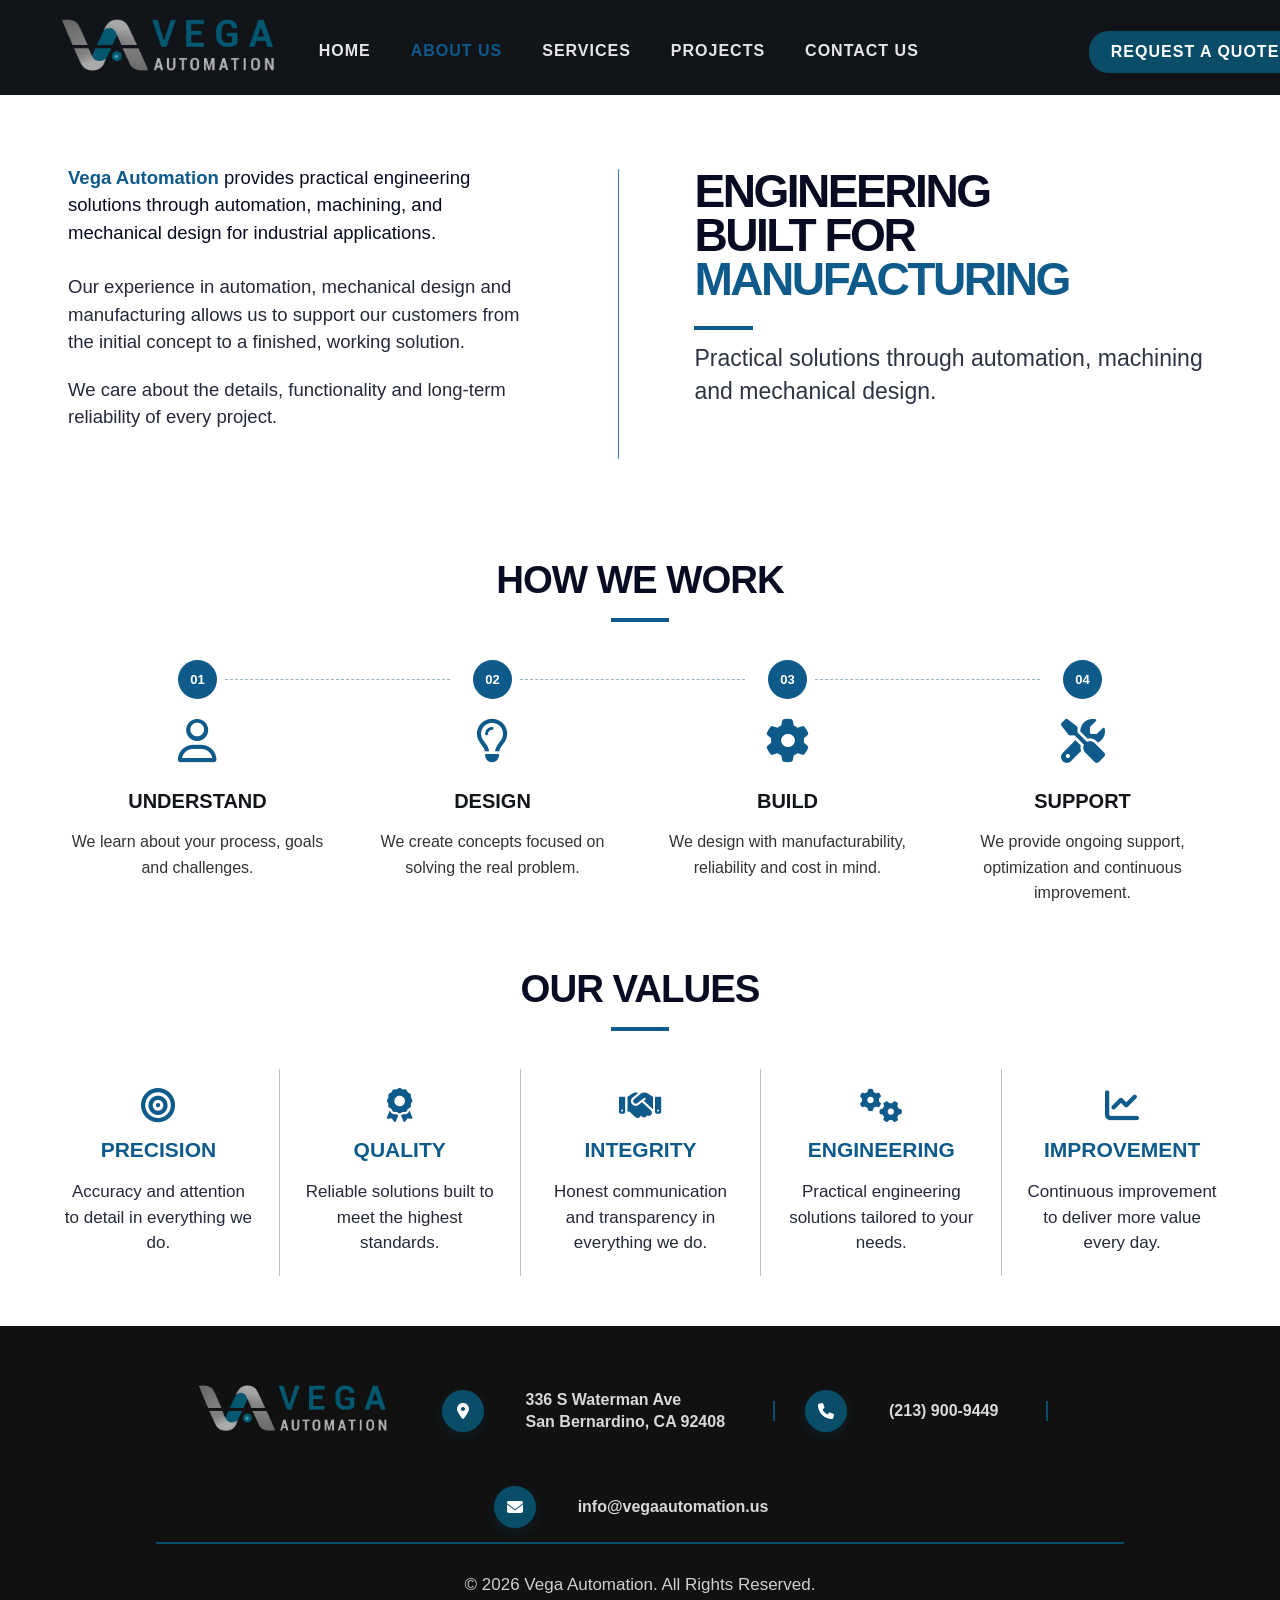
<file: about.html>
<!DOCTYPE html>
<html lang="en">

<head>
    <meta charset="UTF-8">

    <meta
        name="viewport"
        content="width=device-width, initial-scale=1.0">

    <title>About us | Vega Automation</title>

    <link rel="stylesheet" href="CSS/style.css">

    <link
        rel="stylesheet"
        href="https://cdnjs.cloudflare.com/ajax/libs/font-awesome/6.7.2/css/all.min.css">
</head>

<body class="about-page">

    <!-- HEADER -->

    <div class="top-bar"></div>

    <header class="header">

 <button class="menu-toggle" id="menuToggle" aria-label="Open menu">
        ☰
        </button>

          <a href="index.html" class="desktop-logo-link">
            <img src="images/LOGO13.png" class="logo" alt="Vega Automation Logo">
        </a>

         <div class="mobile-page-title">ABOUT US</div>

         <nav class="menu" id="mobileMenu">
            <a href="index.html">HOME</a>
            <a href="about.html" class="services-active">ABOUT US</a>
            <a href="services.html">SERVICES</a>
            <a href="projects.html">PROJECTS</a>
            <a href="contact.html">CONTACT US</a>

            <a href="#" class="quote-top" id="openQuote">
                REQUEST A QUOTE
            </a>
        </nav>

    </header>


<main class="about-main">

  <!-- INTRO -->
  <section class="about-intro">
    <div class="about-intro__left">
      <p class="about-lead">
        <strong>Vega Automation</strong> provides practical engineering
        solutions through automation, machining, and mechanical design
        for industrial applications.
      </p>

      <p>
        Our experience in automation, mechanical design and manufacturing
        allows us to support our customers from the initial concept to a
        finished, working solution.
      </p>

      <p>
        We care about the details, functionality and long-term reliability
        of every project.
      </p>
    </div>

    <div class="about-intro__divider"></div>

    <div class="about-intro__right">
      <h1>
        ENGINEERING<br>
        BUILT FOR<br>
        <span>MANUFACTURING</span>
      </h1>

      <div class="about-title-line"></div>

      <p>
        Practical solutions through automation, machining and
        mechanical design.
      </p>
    </div>
  </section>


  <!-- HOW WE WORK -->
   <section class="about-process">

            <div class="about-process-content">

            <div class="about-section-title">
                <h2>HOW WE WORK</h2>
                <span></span>
            </div>

            <div class="about-process-steps">
              

                    <article class="about-process-step">

                        <div class="about-step-number">01</div>

                        <i class="fa-regular fa-user"></i>

                        <h3>
                            UNDERSTAND
                            
                        </h3>

                        <p>
                            We learn about your process,
                            goals and challenges.
                        </p>

                    </article>


                    <article class="about-process-step">

                        <div class="about-step-number">02</div>

                        <i class="fa-regular fa-lightbulb"></i>

                        <h3>
                            DESIGN
                        </h3>

                        <p>
                            We create concepts focused on
                            solving the real problem.
                        </p>

                    </article>


                    <article class="about-process-step">

                        <div class="about-step-number">03</div>

                        <i class="fa-solid fa-gear"></i>

                        <h3>
                            BUILD
                        </h3>

                        <p>
                            We design with manufacturability,
                            reliability and cost in mind.
                        </p>

                    </article>


                    <article class="about-process-step">

                        <div class="about-step-number">04</div>

                        <i class="fa-solid fa-screwdriver-wrench"></i>

                        <h3>
                            SUPPORT
                        </h3>

                        <p>
                            We provide ongoing support, optimization 
                            and continuous improvement.
                        </p>

                    </article>

                </div>

            </div>
  </section>


  <!-- OUR VALUES -->
  <section class="about-section our-values no-border">
    <div class="about-section-title">
      <h2>OUR VALUES</h2>
      <span></span>
    </div>

    <div class="values-grid">

      <article class="value-item">

        <i class="fa-solid fa-bullseye"></i>
        <h3>PRECISION</h3>
        <p>Accuracy and attention to detail in everything we do.</p>
      </article>

      <article class="value-item">

        <i class="fa-solid fa-award"></i>
        <h3>QUALITY</h3>
        <p>Reliable solutions built to meet the highest standards.</p>
      </article>

      <article class="value-item">
        <i class="fa-solid fa-handshake"></i>
        <h3>INTEGRITY</h3>
        <p>Honest communication and transparency in everything we do.</p>
      </article>

      <article class="value-item">
        <i class="fa-solid fa-gears"></i>
        <h3>ENGINEERING</h3>
        <p>Practical engineering solutions tailored to your needs.</p>
      </article>

      <article class="value-item">
        <i class="fa-solid fa-chart-line"></i>
        <h3>IMPROVEMENT</h3>
        <p>Continuous improvement to deliver more value every day.</p>
      </article>

    </div>
  </section>

</main>


    <!-- FOOTER: SAME STYLE AS HOME -->

    <footer class="footer">

        <div class="footer-container">

            <div class="footer-contact">

                <img
                    src="images/LOGO13.png"
                    class="footer-logo"
                    alt="Vega Automation Logo">


                <div class="footer-contact-item">

                    <i class="fa-solid fa-location-dot"></i>

                    <span>
                        336 S Waterman Ave<br>
                        San Bernardino, CA 92408
                    </span>

                </div>


                <div class="footer-divider"></div>


                <div class="footer-contact-item">

                    <i class="fa-solid fa-phone"></i>

                    <span>
                        (213) 900-9449
                    </span>

                </div>


                <div class="footer-divider"></div>


                <div class="footer-contact-item">

                    <i class="fa-solid fa-envelope"></i>

                    <span>
                        info@vegaautomation.us
                    </span>

                </div>

            </div>


            <div class="footer-bottom">

                <p>
                    © 2026 Vega Automation. All Rights Reserved.
                </p>

            </div>

        </div>

    </footer>


<div id="quoteModal" class="quote-modal">

    <div class="quote-box">

        <button
            type="button"
            id="closeQuote"
            class="quote-close"
            aria-label="Close">
            &times;
        </button>

        <div class="quote-heading" id="quoteHeader">

            <span>START A PROJECT</span>

            <h2>Send Us a Message</h2>

            <p>
                Complete the form below and we will contact you
                as soon as possible.
            </p>

        </div>

        <form class="quote-form" id="quoteForm" action="https://api.web3forms.com/submit" method="post">
                    <input type="hidden" name="access_key" value="8405d3ef-b41d-4e51-9d81-6b8379d01852"> 
                    <input type="hidden" name="subject" value="Vega Automation">

            <div class="quote-grid">

                <div class="quote-field">
                    <label for="quoteName">Full Name *</label>

                    <input
                        type="text"
                        id="quoteName"
                        name="name"
                        placeholder="Your name"
                        required>
                </div>

                <div class="quote-field">
                    <label for="quoteCompany">Company</label>

                    <input
                        type="text"
                        id="quoteCompany"
                        name="company"
                        placeholder="Company name">
                </div>

                <div class="quote-field">
                    <label for="quoteEmail">Email Address *</label>

                    <input
                        type="email"
                        id="quoteEmail"
                        name="email"
                        placeholder="name@company.com"
                        required>
                </div>

                <div class="quote-field">
                    <label for="quotePhone">Phone Number</label>

                    <input
                        type="tel"
                        id="quotePhone"
                        name="phone"
                        placeholder="(000) 000-0000">
                </div>

            </div>

            <div class="quote-field">

                <label for="quoteService">Service Needed</label>

                <select id="quoteService" name="service">

                    <option value="">Select a service</option>

                    <option value="Automation">
                        Automation
                    </option>

                    <option value="Design and Machining">
                        Design &amp; Machining
                    </option>

                    <option value="Prototyping">
                        Prototyping
                    </option>

                </select>

            </div>

            <div class="quote-field">

                <label for="quoteDetails">Project Details *</label>

                <textarea
                    id="quoteDetails"
                    name="details"
                    placeholder="Tell us about your project, requirements or application..."
                    required></textarea>

            </div>

            <button type="submit" class="quote-send">

                SEND MESSAGE

                <span aria-hidden="true">→</span>

            </button>

        </form>

        <div id="quoteSuccess" style="display:none; text-align:center; padding:15px 10px;">
    <div style="font-size:60px; color:#0b6680; margin-bottom:20px;">
        <i class="fa-solid fa-circle-check"></i>
    </div>

    <span class="contact-small-title">REQUEST SENT</span>

    <h2>Thank You!</h2>

    <p class="form-intro">
        Your quote request has been sent successfully.
        We'll review your request and get back to you as soon as possible.
    </p>
</div>

    </div>

</div>



<script src="script.js"></script>

</body>

</html>
</file>
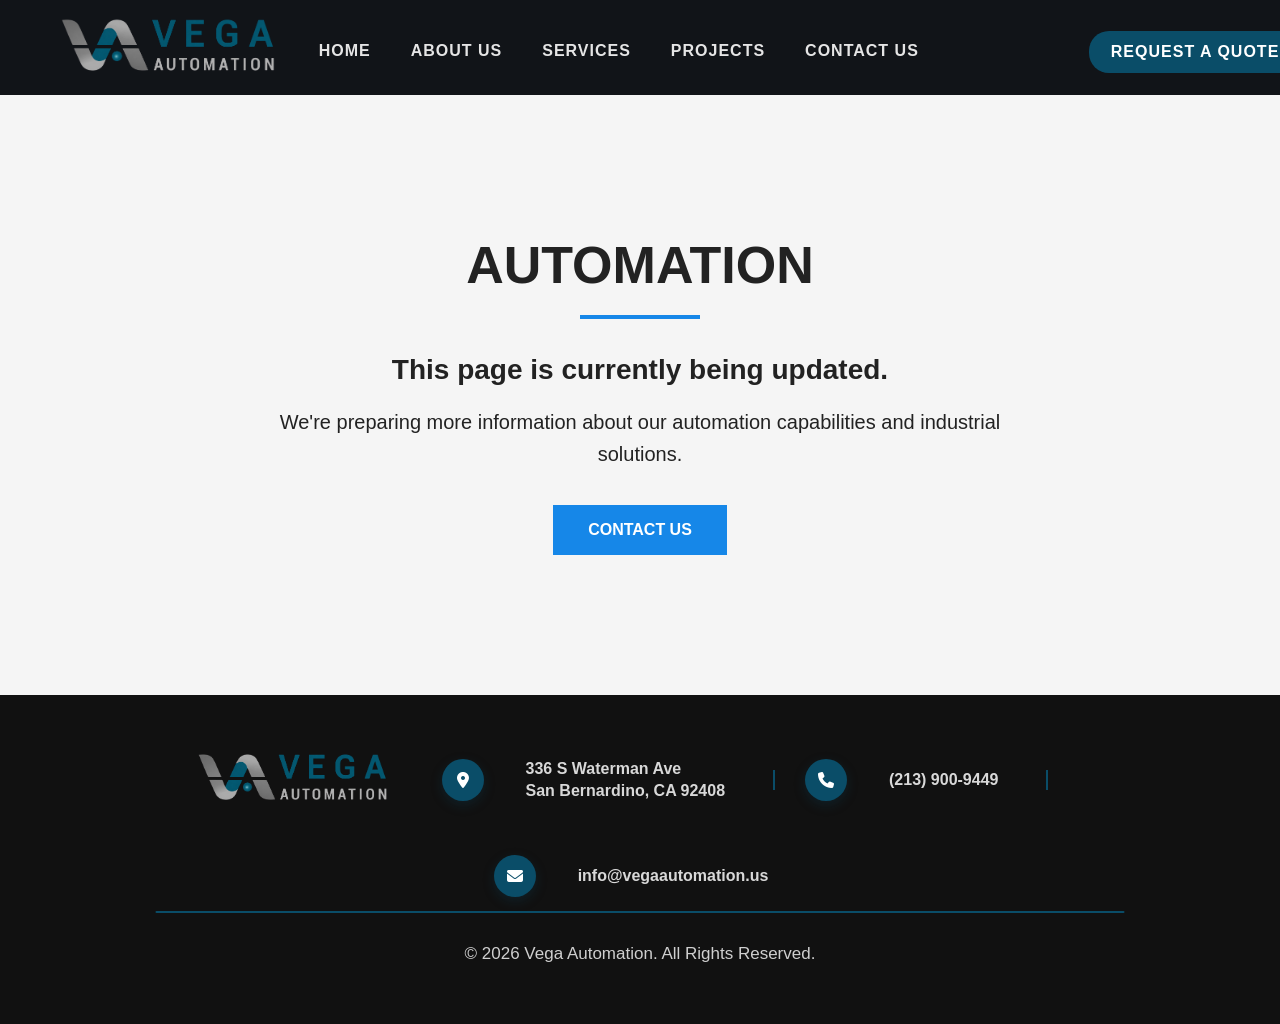
<file: automation.html>
<!DOCTYPE html>
<html lang="en">

<head>
    <meta charset="UTF-8">

    <meta
        name="viewport"
        content="width=device-width, initial-scale=1.0">

    <title>Automation | Vega Automation</title>

    <link rel="stylesheet" href="CSS/style.css">

    <link
        rel="stylesheet"
        href="https://cdnjs.cloudflare.com/ajax/libs/font-awesome/6.7.2/css/all.min.css">
</head>

<body class="about-page">

    <!-- HEADER -->

    <div class="top-bar"></div>

    <header class="header">

         <button class="menu-toggle" id="menuToggle" aria-label="Open menu">
        ☰
        </button>

       <a href="index.html" class="desktop-logo-link">
            <img src="images/LOGO13.png" class="logo" alt="Vega Automation Logo">
        </a>

         <div class="mobile-page-title">AUTOMATION</div>

         <nav class="menu" id="mobileMenu">
            <a href="index.html">HOME</a>
            <a href="about.html">ABOUT US</a>
            <a href="services.html">SERVICES</a>
            <a href="projects.html">PROJECTS</a>
            <a href="contact.html">CONTACT US</a>

            <a href="#" class="quote-top" id="openQuote">
                REQUEST A QUOTE
            </a>
        </nav>

    </header>


<main class="temporary-page">

    <section class="temporary-section">

        <div class="temporary-content">

            <h1>AUTOMATION</h1>

            <div class="temporary-line"></div>

            <h2>This page is currently being updated.</h2>

            <p>
                We're preparing more information about 
                our automation capabilities and industrial solutions.
            </p>

            <a href="contact.html" class="temporary-button">
                CONTACT US
            </a>

        </div>

    </section>

</main>


    <!-- FOOTER: SAME STYLE AS HOME -->

    <footer class="footer">

        <div class="footer-container">

            <div class="footer-contact">

                <img
                    src="images/LOGO13.png"
                    class="footer-logo"
                    alt="Vega Automation Logo">


                <div class="footer-contact-item">

                    <i class="fa-solid fa-location-dot"></i>

                    <span>
                        336 S Waterman Ave<br>
                        San Bernardino, CA 92408
                    </span>

                </div>


                <div class="footer-divider"></div>


                <div class="footer-contact-item">

                    <i class="fa-solid fa-phone"></i>

                    <span>
                        (213) 900-9449
                    </span>

                </div>


                <div class="footer-divider"></div>


                <div class="footer-contact-item">

                    <i class="fa-solid fa-envelope"></i>

                    <span>
                        info@vegaautomation.us
                    </span>

                </div>

            </div>


            <div class="footer-bottom">

                <p>
                    © 2026 Vega Automation. All Rights Reserved.
                </p>

            </div>

        </div>

    </footer>

<div id="quoteModal" class="quote-modal">

    <div class="quote-box">

        <button
            type="button"
            id="closeQuote"
            class="quote-close"
            aria-label="Close">
            &times;
        </button>

        <div class="quote-heading">

            <span>START A PROJECT</span>

            <h2>Send Us a Message</h2>

            <p>
                Complete the form below and we will contact you
                as soon as possible.
            </p>

        </div>

        <form class="quote-form">

            <div class="quote-grid">

                <div class="quote-field">
                    <label for="quoteName">Full Name *</label>

                    <input
                        type="text"
                        id="quoteName"
                        name="name"
                        placeholder="Your name"
                        required>
                </div>

                <div class="quote-field">
                    <label for="quoteCompany">Company</label>

                    <input
                        type="text"
                        id="quoteCompany"
                        name="company"
                        placeholder="Company name">
                </div>

                <div class="quote-field">
                    <label for="quoteEmail">Email Address *</label>

                    <input
                        type="email"
                        id="quoteEmail"
                        name="email"
                        placeholder="name@company.com"
                        required>
                </div>

                <div class="quote-field">
                    <label for="quotePhone">Phone Number</label>

                    <input
                        type="tel"
                        id="quotePhone"
                        name="phone"
                        placeholder="(000) 000-0000">
                </div>

            </div>

            <div class="quote-field">

                <label for="quoteService">Service Needed</label>

                <select id="quoteService" name="service">

                    <option value="">Select a service</option>

                    <option value="Automation">
                        Automation
                    </option>

                    <option value="Design and Machining">
                        Design &amp; Machining
                    </option>

                    <option value="Prototyping">
                        Prototyping
                    </option>

                </select>

            </div>

            <div class="quote-field">

                <label for="quoteDetails">Project Details *</label>

                <textarea
                    id="quoteDetails"
                    name="details"
                    placeholder="Tell us about your project, requirements or application..."
                    required></textarea>

            </div>

            <button type="submit" class="quote-send">

                SEND MESSAGE

                <span aria-hidden="true">→</span>

            </button>

        </form>

    </div>

</div>

<script src="script.js"></script>

</body>

</html>
</file>
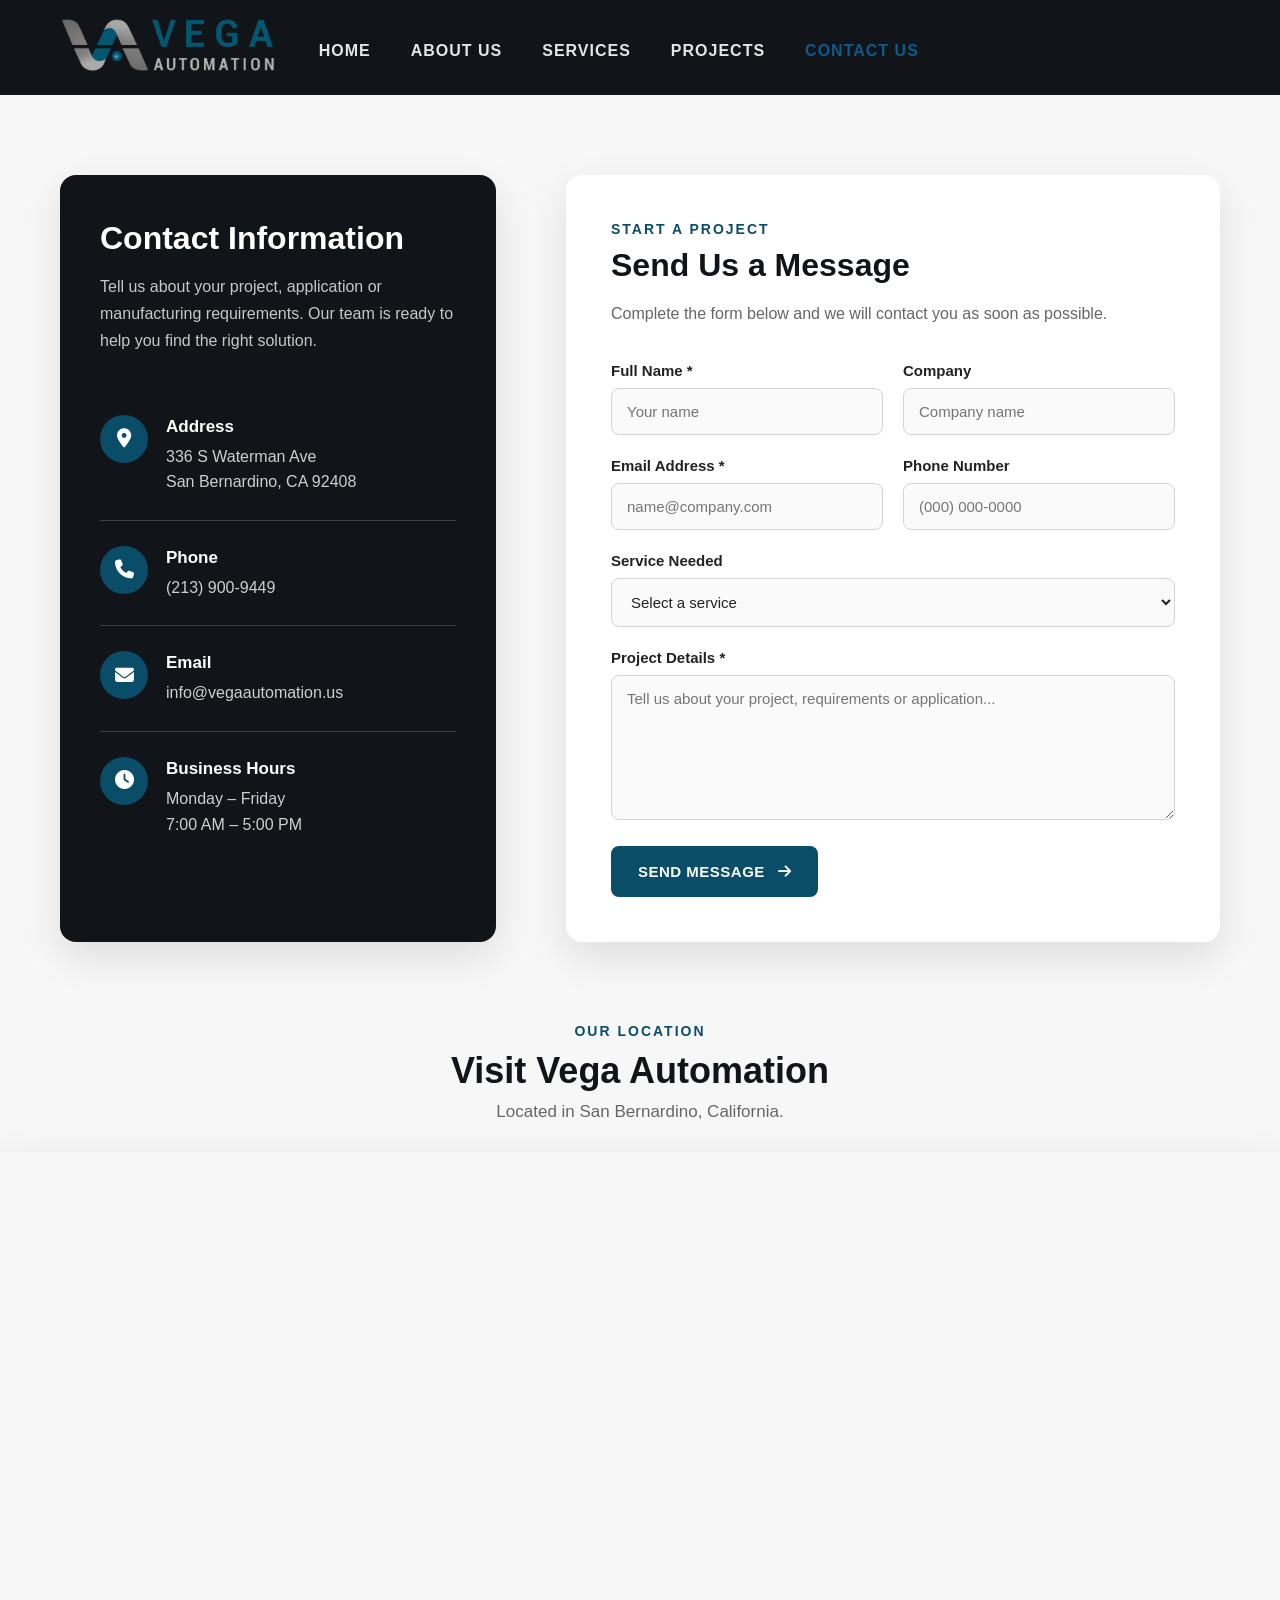
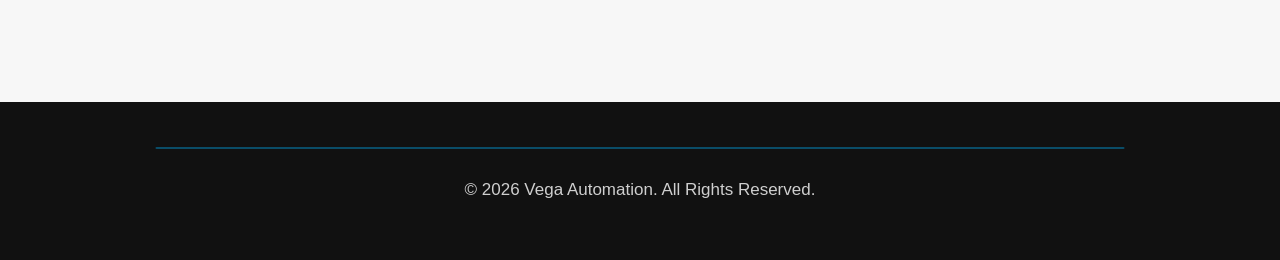
<file: contact.html>
<!DOCTYPE html>
<html lang="en">

<head>
    <meta charset="UTF-8">
    <meta name="viewport" content="width=device-width, initial-scale=1.0">

    <title>Contact Us | Vega Automation</title>

    <link rel="stylesheet" href="CSS/style.css">

    <link rel="stylesheet"
        href="https://cdnjs.cloudflare.com/ajax/libs/font-awesome/6.7.2/css/all.min.css">
</head>

<body>

    <!-- HEADER -->
    <div class="top-bar"></div>

    <header class="header">

 <button class="menu-toggle" id="menuToggle" aria-label="Open menu">
        ☰
        </button>

      <a href="index.html" class="desktop-logo-link">
            <img src="images/LOGO13.png" class="logo" alt="Vega Automation Logo">
        </a>

         <div class="mobile-page-title">CONTACT US</div>

        <nav class="menu" id="mobileMenu">
            <a href="index.html">HOME</a>
            <a href="about.html">ABOUT US</a>
            <a href="services.html">SERVICES</a>
            <a href="projects.html">PROJECTS</a>
            <a href="contact.html" class="services-active">CONTACT US</a>
            <a class="quote-top quote-placeholder" aria-hidden="true">
                REQUEST A QUOTE
            </a>
        </nav>
    </header>


    <!-- CONTACT SECTION -->
    <main class="contact-page">

        <div class="contact-section">

            <!-- CONTACT INFORMATION -->
            <div class="contact-info-card">

            

                <h2>Contact Information</h2>

                <p class="contact-intro">
                    Tell us about your project, application or manufacturing
                    requirements. Our team is ready to help you find the right
                    solution.
                </p>

                <div class="contact-detail">
                    <div class="contact-icon">
                        <i class="fa-solid fa-location-dot"></i>
                    </div>

                    <div>
                        <h3>Address</h3>
                        <p>
                            336 S Waterman Ave<br>
                            San Bernardino, CA 92408
                        </p>
                    </div>
                </div>

                <div class="contact-detail">
                    <div class="contact-icon">
                        <i class="fa-solid fa-phone"></i>
                    </div>

                    <div>
                        <h3>Phone</h3>
                        <p>
                            <a href="tel:+12139009449">
                                (213) 900-9449
                            </a>
                        </p>
                    </div>
                </div>

                <div class="contact-detail">
                    <div class="contact-icon">
                        <i class="fa-solid fa-envelope"></i>
                    </div>

                    <div>
                        <h3>Email</h3>
                        <p>
                            <a href="mailto:info@vegaautomation.us">
                                info@vegaautomation.us
                            </a>
                        </p>
                    </div>
                </div>

                <div class="contact-detail">
                    <div class="contact-icon">
                        <i class="fa-solid fa-clock"></i>
                    </div>

                    <div>
                        <h3>Business Hours</h3>
                        <p>
                            Monday – Friday<br>
                            7:00 AM – 5:00 PM
                        </p>
                    </div>
                </div>

            </div>


            <!-- CONTACT FORM -->
            <div class="contact-form-card" id="contact-form">

            <div id="formHeader">

                <span class="contact-small-title">START A PROJECT</span>

                <h2>Send Us a Message</h2>

                <p class="form-intro">
                    Complete the form below and we will contact you as soon as
                    possible.
                </p>
             </div>
                <form class="contact-form" id="contactForm" action="https://api.web3forms.com/submit" method="post">
                    <input type="hidden" name="access_key" value="8405d3ef-b41d-4e51-9d81-6b8379d01852"> 
                    <input type="hidden" name="subject" value="Vega Automation">
                    

                    <div class="form-row">

                        <div class="form-group">
                            <label for="name">Full Name *</label>

                            <input
                                type="text"
                                id="name"
                                name="name"
                                placeholder="Your name"
                                required>
                        </div>

                        <div class="form-group">
                            <label for="company">Company</label>

                            <input
                                type="text"
                                id="company"
                                name="company"
                                placeholder="Company name">
                        </div>

                    </div>


                    <div class="form-row">

                        <div class="form-group">
                            <label for="email">Email Address *</label>

                            <input
                                type="email"
                                id="email"
                                name="email"
                                placeholder="name@company.com"
                                required>
                        </div>

                        <div class="form-group">
                            <label for="phone">Phone Number</label>

                            <input
                                type="tel"
                                id="phone"
                                name="phone"
                                placeholder="(000) 000-0000">
                        </div>

                    </div>


                    <div class="form-group">
                        <label for="service">Service Needed</label>

                        <select id="service" name="service">
                            <option value="">Select a service</option>
                            <option value="automation">
                                Automation
                            </option>
                            <option value="design-machining">
                                Design & Machining
                            </option>
                            <option value="prototyping">
                                Prototyping
                            </option>
                            <option value="other">
                                Other
                            </option>
                        </select>
                    </div>


                    <div class="form-group">
                        <label for="message">Project Details *</label>

                        <textarea
                            id="message"
                            name="message"
                            rows="6"
                            placeholder="Tell us about your project, requirements or application..."
                            required></textarea>
                    </div>


                    <button type="submit" class="contact-submit">
                        SEND MESSAGE
                        <i class="fa-solid fa-arrow-right"></i>
                    </button>

                </form>

<div id="formSuccess" style="display:none; text-align:center; padding:70px 20px;">

    <div style="font-size:60px; color:#0b6680; margin-bottom:20px;">
        <i class="fa-solid fa-circle-check"></i>
    </div>

    <span class="contact-small-title">MESSAGE SENT</span>

    <h2>Thank You!</h2>

    <p class="form-intro">
        Your message has been sent successfully.
        We'll review your request and get back to you as soon as possible.
    </p>

</div>

            </div>

        </div>


        <!-- MAP -->
        <section class="map-section">

            <div class="section-heading">
                <span>OUR LOCATION</span>
                <h2>Visit Vega Automation</h2>
                <p>
                    Located in San Bernardino, California.
                </p>
            </div>

            <div class="map-container">
                <iframe
                    src="https://www.google.com/maps?q=336+S+Waterman+Ave,+San+Bernardino,+CA+92408&output=embed"
                    loading="lazy"
                    referrerpolicy="no-referrer-when-downgrade"
                    title="Vega Automation Location">
                </iframe>
            </div>

        </section>

    </main>


    <!-- FOOTER -->
    <footer class="footer">

        <div class="footer-container">

      

            <div class="footer-bottom">
                <p>
                    © 2026 Vega Automation. All Rights Reserved.
                </p>
            </div>

        </div>

    </footer>

    <script src="script.js"></script>

<script>
const contactForm = document.getElementById("contactForm");
const formSuccess = document.getElementById("formSuccess");
const formHeader = document.getElementById("formHeader");

contactForm.addEventListener("submit", async function(event) {
    event.preventDefault();

    const formData = new FormData(contactForm);

    try {
        const response = await fetch("https://api.web3forms.com/submit", {
            method: "POST",
            body: formData
        });

        const result = await response.json();

        if (result.success) {
            formHeader.style.display = "none";
            contactForm.style.display = "none";
            formSuccess.style.display = "block";


        if (window.innerWidth <= 768) {  
            window.scrollTo({ 
                top: formSuccess.offsetTop - 145,
                behavior: "smooth"
            }); 
        } else {
            window.scrollTo({
                top: 0,
                behavior: "smooth"
        });
    }
        } else {
            alert("Something went wrong. Please try again.");
        }
    } catch (error) {
        alert("Something went wrong. Please try again.");
    }
});


</script>



</body>

</html>
</file>
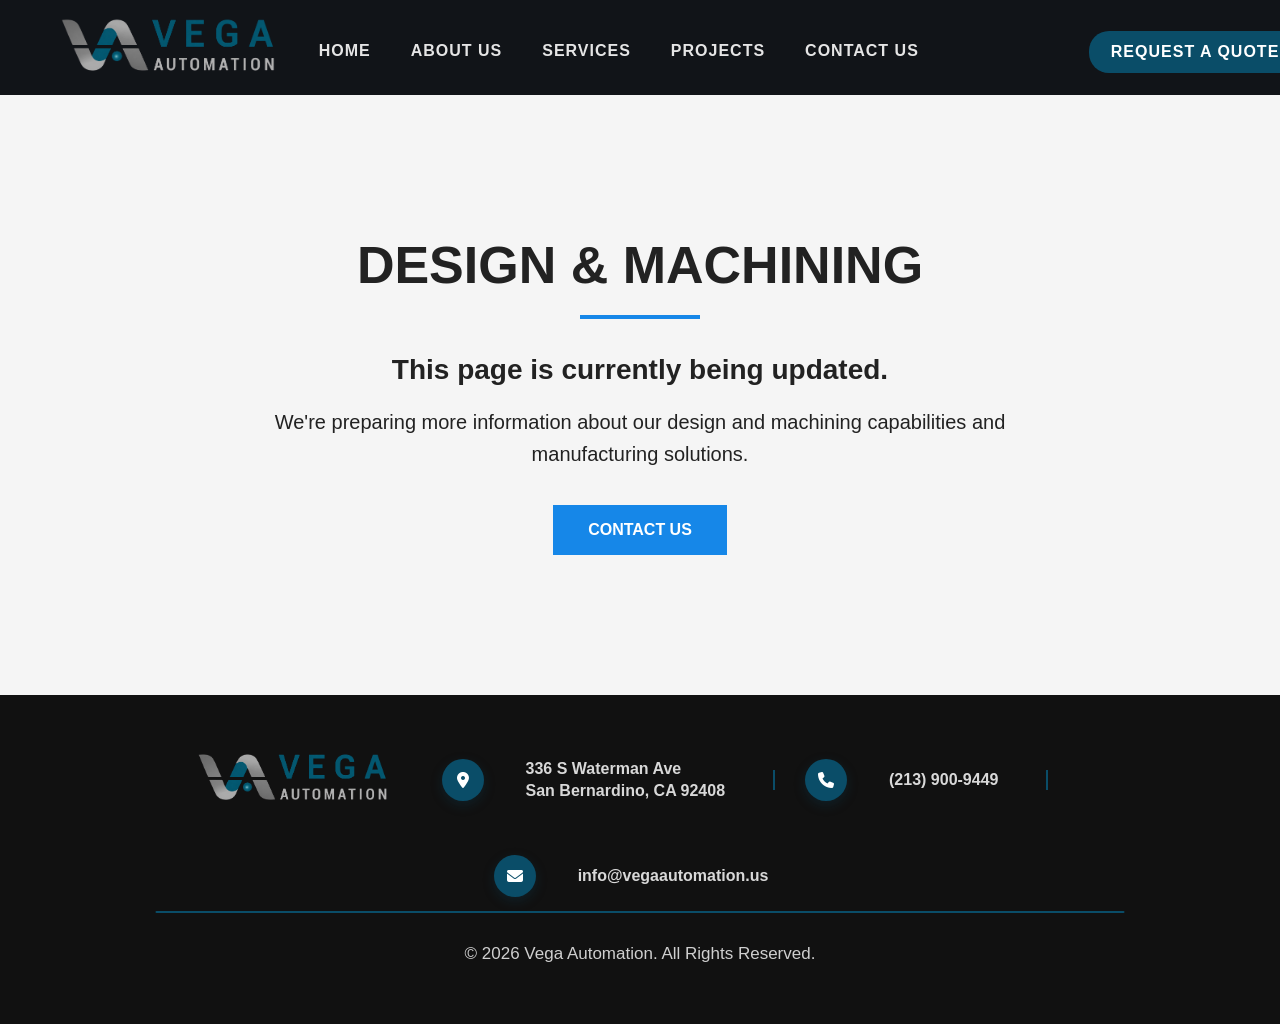
<file: design-machining.html>
<!DOCTYPE html>
<html lang="en">

<head>
    <meta charset="UTF-8">

    <meta
        name="viewport"
        content="width=device-width, initial-scale=1.0">

    <title>Design & Machining | Vega Automation</title>

    <link rel="stylesheet" href="CSS/style.css">

    <link
        rel="stylesheet"
        href="https://cdnjs.cloudflare.com/ajax/libs/font-awesome/6.7.2/css/all.min.css">
</head>

<body class="about-page">

    <!-- HEADER -->

    <div class="top-bar"></div>

    <header class="header">

          <button class="menu-toggle" id="menuToggle" aria-label="Open menu">
        ☰
        </button>

       <a href="index.html" class="desktop-logo-link">
            <img src="images/LOGO13.png" class="logo" alt="Vega Automation Logo">
        </a>

         <div class="mobile-page-title">MACHINING</div>

         <nav class="menu" id="mobileMenu">
            <a href="index.html">HOME</a>
            <a href="about.html">ABOUT US</a>
            <a href="services.html">SERVICES</a>
            <a href="projects.html">PROJECTS</a>
            <a href="contact.html">CONTACT US</a>

            <a href="#" class="quote-top" id="openQuote">
                REQUEST A QUOTE
            </a>
        </nav>

    </header>


<main class="temporary-page">

    <section class="temporary-section">

        <div class="temporary-content">

            <h1>DESIGN & MACHINING</h1>

            <div class="temporary-line"></div>

            <h2>This page is currently being updated.</h2>

            <p>
               We're preparing more information about our design 
               and machining capabilities and manufacturing solutions.
            </p>

            <a href="contact.html" class="temporary-button">
                CONTACT US
            </a>

        </div>

    </section>

</main>


    <!-- FOOTER: SAME STYLE AS HOME -->

    <footer class="footer">

        <div class="footer-container">

            <div class="footer-contact">

                <img
                    src="images/LOGO13.png"
                    class="footer-logo"
                    alt="Vega Automation Logo">


                <div class="footer-contact-item">

                    <i class="fa-solid fa-location-dot"></i>

                    <span>
                        336 S Waterman Ave<br>
                        San Bernardino, CA 92408
                    </span>

                </div>


                <div class="footer-divider"></div>


                <div class="footer-contact-item">

                    <i class="fa-solid fa-phone"></i>

                    <span>
                        (213) 900-9449
                    </span>

                </div>


                <div class="footer-divider"></div>


                <div class="footer-contact-item">

                    <i class="fa-solid fa-envelope"></i>

                    <span>
                        info@vegaautomation.us
                    </span>

                </div>

            </div>


            <div class="footer-bottom">

                <p>
                    © 2026 Vega Automation. All Rights Reserved.
                </p>

            </div>

        </div>

    </footer>

<div id="quoteModal" class="quote-modal">

    <div class="quote-box">

        <button
            type="button"
            id="closeQuote"
            class="quote-close"
            aria-label="Close">
            &times;
        </button>

        <div class="quote-heading">

            <span>START A PROJECT</span>

            <h2>Send Us a Message</h2>

            <p>
                Complete the form below and we will contact you
                as soon as possible.
            </p>

        </div>

        <form class="quote-form">

            <div class="quote-grid">

                <div class="quote-field">
                    <label for="quoteName">Full Name *</label>

                    <input
                        type="text"
                        id="quoteName"
                        name="name"
                        placeholder="Your name"
                        required>
                </div>

                <div class="quote-field">
                    <label for="quoteCompany">Company</label>

                    <input
                        type="text"
                        id="quoteCompany"
                        name="company"
                        placeholder="Company name">
                </div>

                <div class="quote-field">
                    <label for="quoteEmail">Email Address *</label>

                    <input
                        type="email"
                        id="quoteEmail"
                        name="email"
                        placeholder="name@company.com"
                        required>
                </div>

                <div class="quote-field">
                    <label for="quotePhone">Phone Number</label>

                    <input
                        type="tel"
                        id="quotePhone"
                        name="phone"
                        placeholder="(000) 000-0000">
                </div>

            </div>

            <div class="quote-field">

                <label for="quoteService">Service Needed</label>

                <select id="quoteService" name="service">

                    <option value="">Select a service</option>

                    <option value="Automation">
                        Automation
                    </option>

                    <option value="Design and Machining">
                        Design &amp; Machining
                    </option>

                    <option value="Prototyping">
                        Prototyping
                    </option>

                </select>

            </div>

            <div class="quote-field">

                <label for="quoteDetails">Project Details *</label>

                <textarea
                    id="quoteDetails"
                    name="details"
                    placeholder="Tell us about your project, requirements or application..."
                    required></textarea>

            </div>

            <button type="submit" class="quote-send">

                SEND MESSAGE

                <span aria-hidden="true">→</span>

            </button>

        </form>

    </div>

</div>

<script src="script.js"></script>

</body>

</html>
</file>
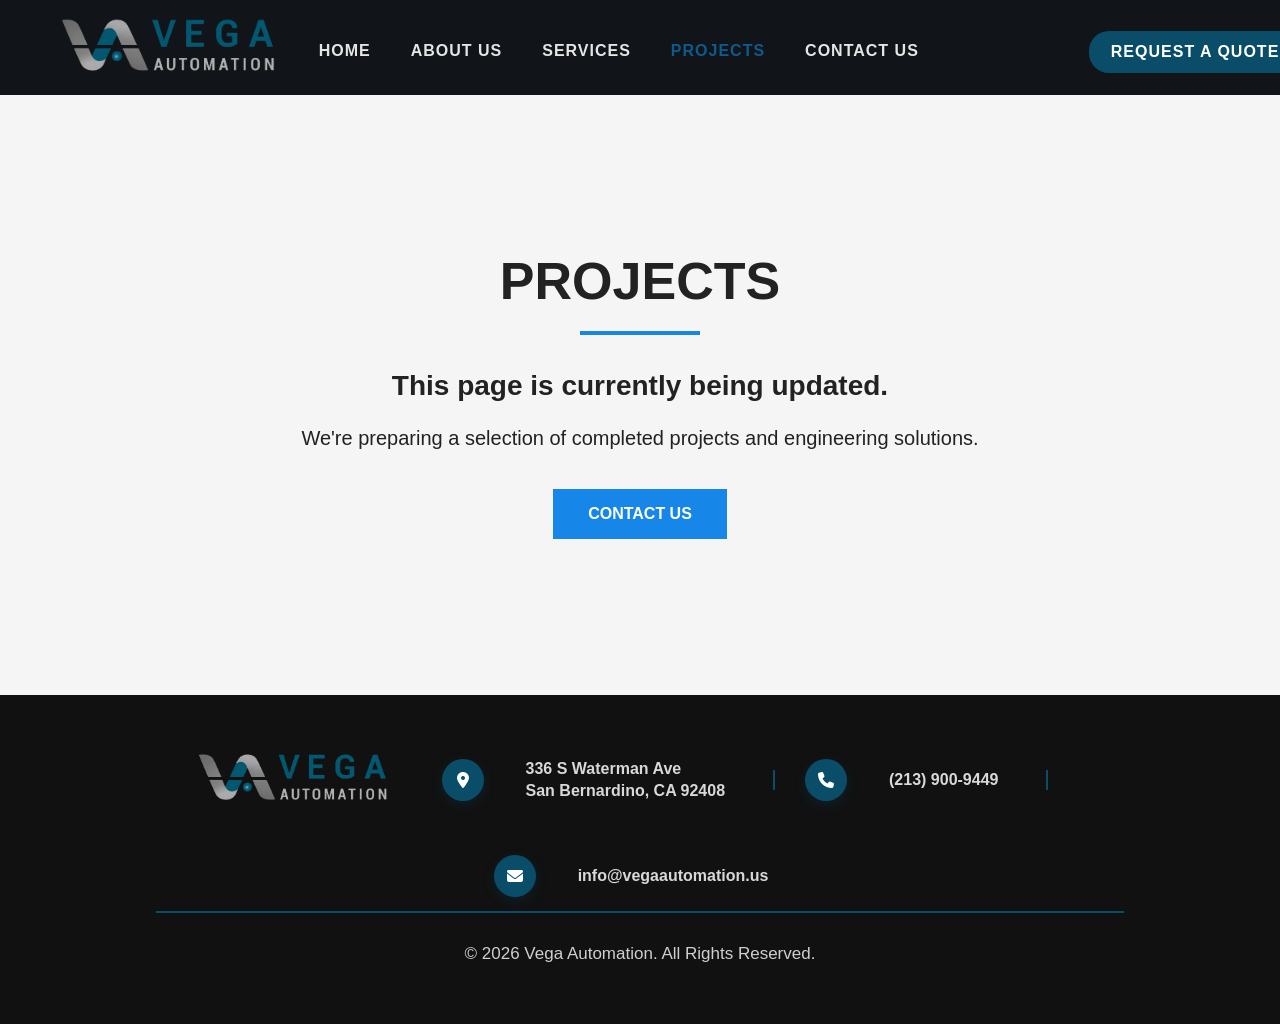
<file: projects.html>
<!DOCTYPE html>
<html lang="en">

<head>
    <meta charset="UTF-8">

    <meta
        name="viewport"
        content="width=device-width, initial-scale=1.0">

    <title>Projects | Vega Automation</title>

    <link rel="stylesheet" href="CSS/style.css">

    <link
        rel="stylesheet"
        href="https://cdnjs.cloudflare.com/ajax/libs/font-awesome/6.7.2/css/all.min.css">
</head>

<body class="about-page">

    <!-- HEADER -->

    <div class="top-bar"></div>

    <header class="header">

 <button class="menu-toggle" id="menuToggle" aria-label="Open menu">
        ☰
        </button>

          <a href="index.html" class="desktop-logo-link">
            <img src="images/LOGO13.png" class="logo" alt="Vega Automation Logo">
        </a>

         <div class="mobile-page-title">PROJECTS</div>

         <nav class="menu" id="mobileMenu">
            <a href="index.html">HOME</a>
            <a href="about.html">ABOUT US</a>
            <a href="services.html">SERVICES</a>
            <a href="projects.html" class="services-active">PROJECTS</a>
            <a href="contact.html">CONTACT US</a>

            <a href="#" class="quote-top" id="openQuote">
                REQUEST A QUOTE
            </a>
        </nav>

    </header>


<main class="temporary-page">

    <section class="temporary-section">

        <div class="temporary-content">

            <h1>PROJECTS</h1>

            <div class="temporary-line"></div>

            <h2>This page is currently being updated.</h2>

            <p>
                We're preparing a selection of completed projects
                and engineering solutions.
            </p>

            <a href="contact.html" class="temporary-button">
                CONTACT US
            </a>

        </div>

    </section>

</main>


    <!-- FOOTER: SAME STYLE AS HOME -->

    <footer class="footer">

        <div class="footer-container">

            <div class="footer-contact">

                <img
                    src="images/LOGO13.png"
                    class="footer-logo"
                    alt="Vega Automation Logo">


                <div class="footer-contact-item">

                    <i class="fa-solid fa-location-dot"></i>

                    <span>
                        336 S Waterman Ave<br>
                        San Bernardino, CA 92408
                    </span>

                </div>


                <div class="footer-divider"></div>


                <div class="footer-contact-item">

                    <i class="fa-solid fa-phone"></i>

                    <span>
                        (213) 900-9449
                    </span>

                </div>


                <div class="footer-divider"></div>


                <div class="footer-contact-item">

                    <i class="fa-solid fa-envelope"></i>

                    <span>
                        info@vegaautomation.us
                    </span>

                </div>

            </div>


            <div class="footer-bottom">

                <p>
                    © 2026 Vega Automation. All Rights Reserved.
                </p>

            </div>

        </div>

    </footer>

<div id="quoteModal" class="quote-modal">

    <div class="quote-box">

        <button
            type="button"
            id="closeQuote"
            class="quote-close"
            aria-label="Close">
            &times;
        </button>

        <div class="quote-heading" id="quoteHeader">

            <span>START A PROJECT</span>

            <h2>Send Us a Message</h2>

            <p>
                Complete the form below and we will contact you
                as soon as possible.
            </p>

        </div>

        <form class="quote-form" id="quoteForm" action="https://api.web3forms.com/submit" method="post">
                    <input type="hidden" name="access_key" value="8405d3ef-b41d-4e51-9d81-6b8379d01852"> 
                    <input type="hidden" name="subject" value="Vega Automation">

            <div class="quote-grid">

                <div class="quote-field">
                    <label for="quoteName">Full Name *</label>

                    <input
                        type="text"
                        id="quoteName"
                        name="name"
                        placeholder="Your name"
                        required>
                </div>

                <div class="quote-field">
                    <label for="quoteCompany">Company</label>

                    <input
                        type="text"
                        id="quoteCompany"
                        name="company"
                        placeholder="Company name">
                </div>

                <div class="quote-field">
                    <label for="quoteEmail">Email Address *</label>

                    <input
                        type="email"
                        id="quoteEmail"
                        name="email"
                        placeholder="name@company.com"
                        required>
                </div>

                <div class="quote-field">
                    <label for="quotePhone">Phone Number</label>

                    <input
                        type="tel"
                        id="quotePhone"
                        name="phone"
                        placeholder="(000) 000-0000">
                </div>

            </div>

            <div class="quote-field">

                <label for="quoteService">Service Needed</label>

                <select id="quoteService" name="service">

                    <option value="">Select a service</option>

                    <option value="Automation">
                        Automation
                    </option>

                    <option value="Design and Machining">
                        Design &amp; Machining
                    </option>

                    <option value="Prototyping">
                        Prototyping
                    </option>

                </select>

            </div>

            <div class="quote-field">

                <label for="quoteDetails">Project Details *</label>

                <textarea
                    id="quoteDetails"
                    name="details"
                    placeholder="Tell us about your project, requirements or application..."
                    required></textarea>

            </div>

            <button type="submit" class="quote-send">

                SEND MESSAGE

                <span aria-hidden="true">→</span>

            </button>

        </form>

        <div id="quoteSuccess" style="display:none; text-align:center; padding:15px 10px;">
    <div style="font-size:60px; color:#0b6680; margin-bottom:20px;">
        <i class="fa-solid fa-circle-check"></i>
    </div>

    <span class="contact-small-title">REQUEST SENT</span>

    <h2>Thank You!</h2>

    <p class="form-intro">
        Your quote request has been sent successfully.
        We'll review your request and get back to you as soon as possible.
    </p>
</div>

    </div>

</div>

<script src="script.js"></script>

</body>

</html>
</file>
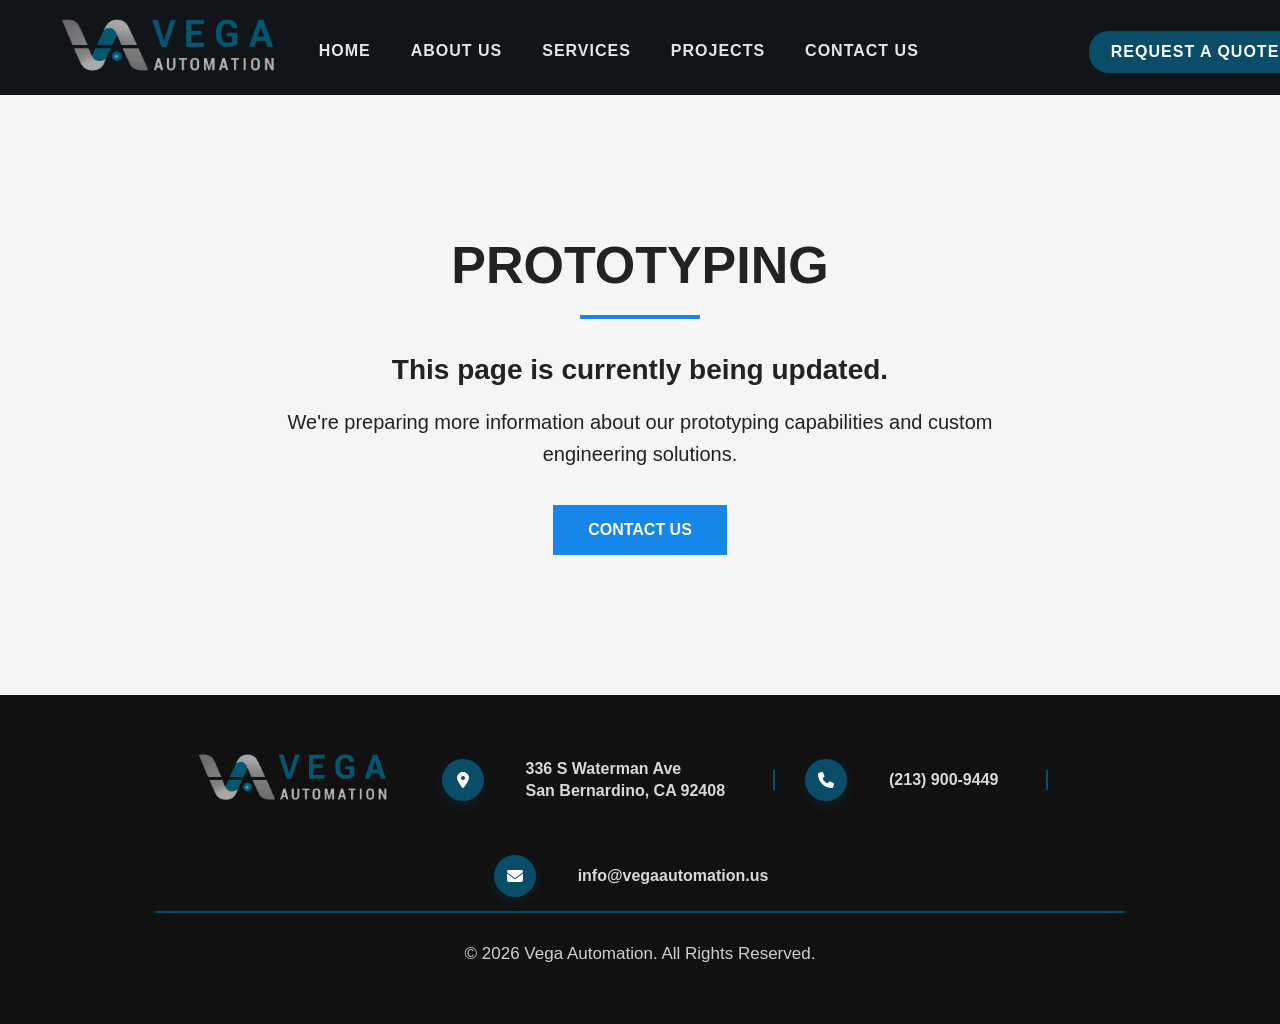
<file: prototyping.html>
<!DOCTYPE html>
<html lang="en">

<head>
    <meta charset="UTF-8">

    <meta
        name="viewport"
        content="width=device-width, initial-scale=1.0">

    <title>Prototyping | Vega Automation</title>

    <link rel="stylesheet" href="CSS/style.css">

    <link
        rel="stylesheet"
        href="https://cdnjs.cloudflare.com/ajax/libs/font-awesome/6.7.2/css/all.min.css">
</head>

<body class="about-page">

    <!-- HEADER -->

    <div class="top-bar"></div>

    <header class="header">

         <button class="menu-toggle" id="menuToggle" aria-label="Open menu">
        ☰
        </button>

     <a href="index.html" class="desktop-logo-link">
            <img src="images/LOGO13.png" class="logo" alt="Vega Automation Logo">
        </a>

         <div class="mobile-page-title">PROTOTYPING</div>

         <nav class="menu" id="mobileMenu">
            <a href="index.html">HOME</a>
            <a href="about.html">ABOUT US</a>
            <a href="services.html">SERVICES</a>
            <a href="projects.html">PROJECTS</a>
            <a href="contact.html">CONTACT US</a>

            <a href="#" class="quote-top" id="openQuote">
                REQUEST A QUOTE
            </a>
        </nav>

    </header>


<main class="temporary-page">

    <section class="temporary-section">

        <div class="temporary-content">

            <h1>PROTOTYPING</h1>

            <div class="temporary-line"></div>

            <h2>This page is currently being updated.</h2>

            <p>
               We're preparing more information about our prototyping 
               capabilities and custom engineering solutions.
            </p>

            <a href="contact.html" class="temporary-button">
                CONTACT US
            </a>

        </div>

    </section>

</main>


    <!-- FOOTER: SAME STYLE AS HOME -->

    <footer class="footer">

        <div class="footer-container">

            <div class="footer-contact">

                <img
                    src="images/LOGO13.png"
                    class="footer-logo"
                    alt="Vega Automation Logo">


                <div class="footer-contact-item">

                    <i class="fa-solid fa-location-dot"></i>

                    <span>
                        336 S Waterman Ave<br>
                        San Bernardino, CA 92408
                    </span>

                </div>


                <div class="footer-divider"></div>


                <div class="footer-contact-item">

                    <i class="fa-solid fa-phone"></i>

                    <span>
                        (213) 900-9449
                    </span>

                </div>


                <div class="footer-divider"></div>


                <div class="footer-contact-item">

                    <i class="fa-solid fa-envelope"></i>

                    <span>
                        info@vegaautomation.us
                    </span>

                </div>

            </div>


            <div class="footer-bottom">

                <p>
                    © 2026 Vega Automation. All Rights Reserved.
                </p>

            </div>

        </div>

    </footer>

<div id="quoteModal" class="quote-modal">

    <div class="quote-box">

        <button
            type="button"
            id="closeQuote"
            class="quote-close"
            aria-label="Close">
            &times;
        </button>

        <div class="quote-heading">

            <span>START A PROJECT</span>

            <h2>Send Us a Message</h2>

            <p>
                Complete the form below and we will contact you
                as soon as possible.
            </p>

        </div>

        <form class="quote-form">

            <div class="quote-grid">

                <div class="quote-field">
                    <label for="quoteName">Full Name *</label>

                    <input
                        type="text"
                        id="quoteName"
                        name="name"
                        placeholder="Your name"
                        required>
                </div>

                <div class="quote-field">
                    <label for="quoteCompany">Company</label>

                    <input
                        type="text"
                        id="quoteCompany"
                        name="company"
                        placeholder="Company name">
                </div>

                <div class="quote-field">
                    <label for="quoteEmail">Email Address *</label>

                    <input
                        type="email"
                        id="quoteEmail"
                        name="email"
                        placeholder="name@company.com"
                        required>
                </div>

                <div class="quote-field">
                    <label for="quotePhone">Phone Number</label>

                    <input
                        type="tel"
                        id="quotePhone"
                        name="phone"
                        placeholder="(000) 000-0000">
                </div>

            </div>

            <div class="quote-field">

                <label for="quoteService">Service Needed</label>

                <select id="quoteService" name="service">

                    <option value="">Select a service</option>

                    <option value="Automation">
                        Automation
                    </option>

                    <option value="Design and Machining">
                        Design &amp; Machining
                    </option>

                    <option value="Prototyping">
                        Prototyping
                    </option>

                </select>

            </div>

            <div class="quote-field">

                <label for="quoteDetails">Project Details *</label>

                <textarea
                    id="quoteDetails"
                    name="details"
                    placeholder="Tell us about your project, requirements or application..."
                    required></textarea>

            </div>

            <button type="submit" class="quote-send">

                SEND MESSAGE

                <span aria-hidden="true">→</span>

            </button>

        </form>

    </div>

</div>

<script src="script.js"></script>

</body>

</html>
</file>
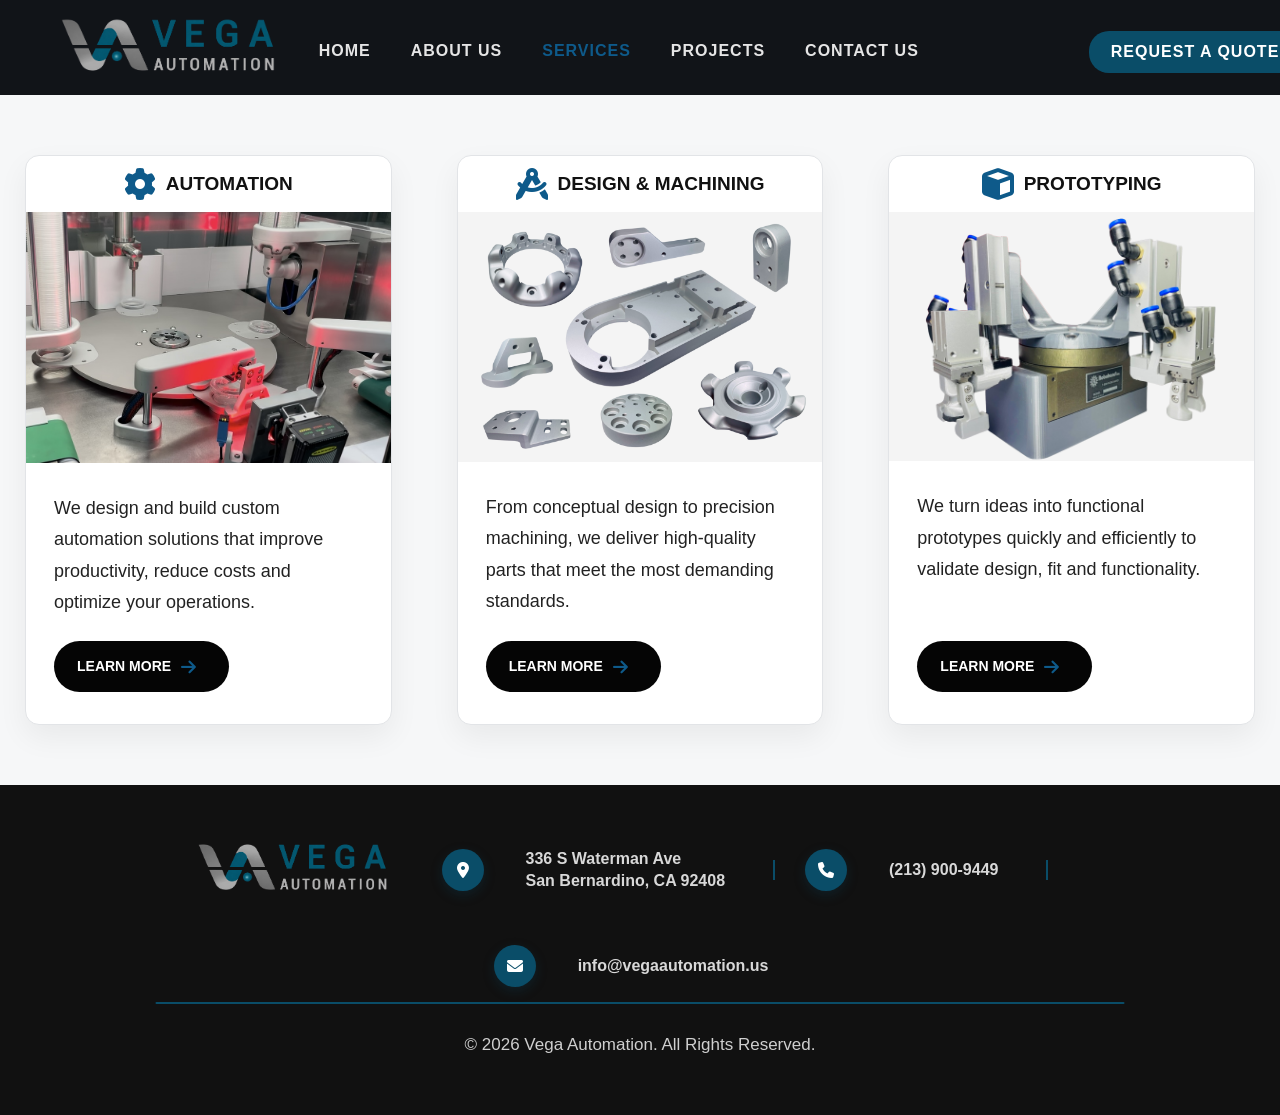
<file: services.html>
<!DOCTYPE html>
<html lang="en">

<head>
    <meta charset="UTF-8">

    <meta
        name="viewport"
        content="width=device-width, initial-scale=1.0">

    <title>Services | Vega Automation</title>

    <link rel="stylesheet" href="CSS/style.css">

    <link
        rel="stylesheet"
        href="https://cdnjs.cloudflare.com/ajax/libs/font-awesome/6.7.2/css/all.min.css">
</head>

<body class="services-page">

    <!-- HEADER -->

    <div class="top-bar"></div>

    <header class="header">

 <button class="menu-toggle" id="menuToggle" aria-label="Open menu">
        ☰
        </button>

        <a href="index.html" class="desktop-logo-link">
            <img src="images/LOGO13.png" class="logo" alt="Vega Automation Logo">
        </a>

        <div class="mobile-page-title">SERVICES</div>

        <nav class="menu" id="mobileMenu">

            <a href="index.html">HOME</a>

            <a href="about.html">ABOUT US</a>

            <a
                href="services.html"
                class="services-active">
                SERVICES
            </a>

            <a href="projects.html">PROJECTS</a>

            <a href="contact.html">CONTACT US</a>

            <a href="#" class="quote-top" id="openQuote">
                REQUEST A QUOTE
            </a>

        </nav>

    </header>


    <main>

        <!-- SERVICES INTRODUCTION -->

        


        <!-- SERVICES CARDS -->

        <section class="services-cards-section">

            <div class="services-cards-grid">


                <!-- AUTOMATION -->

                <article class="services-card">

                     <div class="services-card-heading">
                        <i class="fa-solid fa-gear"></i>

                            <h2>AUTOMATION</h2>

                        </div>

                    <div class="services-card-image">

                        <img
                            src="images/Auto01.PNG"
                            alt="Custom automation equipment">

                    </div>


                    <div class="services-card-content">


                        <div class="services-title-line"></div>

                        <p class="services-description">
                            We design and build custom automation
                            solutions that improve productivity,
                            reduce costs and optimize your operations.
                        </p>


                    


                        <a
                            href="automation.html"
                            class="services-button">

                            <span>LEARN MORE</span>

                            <i class="fa-solid fa-arrow-right"></i>

                        </a>

                    </div>

                </article>


                <!-- DESIGN AND MACHINING -->

                <article class="services-card">

                    <div class="services-card-heading">
                        <i class="fa-solid fa-compass-drafting"></i>

                            <h2>DESIGN &amp; MACHINING</h2>

                        </div>

                    <div class="services-card-image">

                        <img
                            src="images/IMAGES03.png"
                            alt="Design and machining components">

                    </div>


                    <div class="services-card-content">

                        

                        <div class="services-title-line"></div>

                        <p class="services-description">
                            From conceptual design to precision
                            machining, we deliver high-quality parts
                            that meet the most demanding standards.
                        </p>


                      


                        <a
                            href="design-machining.html"
                            class="services-button">

                            <span>LEARN MORE</span>

                            <i class="fa-solid fa-arrow-right"></i>

                        </a>

                    </div>

                </article>


                <!-- PROTOTYPING -->

                <article class="services-card">

                       <div class="services-card-heading">
                        <i class="fa-solid fa-cube"></i>

                            <h2>PROTOTYPING</h2>

                        </div>

                    <div class="services-card-image">

                        <img
                            src="images/Proto02.png"
                            alt="Prototype development equipment">

                    </div>


                    <div class="services-card-content">


                        <div class="services-title-line"></div>

                        <p class="services-description">
                            We turn ideas into functional prototypes
                            quickly and efficiently to validate
                            design, fit and functionality.
                        </p>


                     


                        <a
                            href="prototyping.html"
                            class="services-button">

                            <span>LEARN MORE</span>

                            <i class="fa-solid fa-arrow-right"></i>

                        </a>

                    </div>

                </article>

            </div>

        </section>

    </main>


    <!-- FOOTER -->

    <footer class="footer">

        <div class="footer-container">

            <div class="footer-contact">

                <img
                    src="images/LOGO13.png"
                    class="footer-logo"
                    alt="Vega Automation Logo">


                <div class="footer-contact-item">

                    <i class="fa-solid fa-location-dot"></i>

                    <span>
                        336 S Waterman Ave<br>
                        San Bernardino, CA 92408
                    </span>

                </div>


                <div class="footer-divider"></div>


                <div class="footer-contact-item">

                    <i class="fa-solid fa-phone"></i>

                    <span>
                        (213) 900-9449
                    </span>

                </div>


                <div class="footer-divider"></div>


                <div class="footer-contact-item">

                    <i class="fa-solid fa-envelope"></i>

                    <span>
                        info@vegaautomation.us
                    </span>

                </div>

            </div>


            <div class="footer-bottom">

                <p>
                    © 2026 Vega Automation. All Rights Reserved.
                </p>

            </div>

        </div>

    </footer>

<div id="quoteModal" class="quote-modal">

    <div class="quote-box">

        <button
            type="button"
            id="closeQuote"
            class="quote-close"
            aria-label="Close">
            &times;
        </button>

        <div class="quote-heading" id="quoteHeader">

            <span>START A PROJECT</span>

            <h2>Send Us a Message</h2>

            <p>
                Complete the form below and we will contact you
                as soon as possible.
            </p>

        </div>

        <form class="quote-form" id="quoteForm" action="https://api.web3forms.com/submit" method="post">
                    <input type="hidden" name="access_key" value="8405d3ef-b41d-4e51-9d81-6b8379d01852"> 
                    <input type="hidden" name="subject" value="Vega Automation">

            <div class="quote-grid">

                <div class="quote-field">
                    <label for="quoteName">Full Name *</label>

                    <input
                        type="text"
                        id="quoteName"
                        name="name"
                        placeholder="Your name"
                        required>
                </div>

                <div class="quote-field">
                    <label for="quoteCompany">Company</label>

                    <input
                        type="text"
                        id="quoteCompany"
                        name="company"
                        placeholder="Company name">
                </div>

                <div class="quote-field">
                    <label for="quoteEmail">Email Address *</label>

                    <input
                        type="email"
                        id="quoteEmail"
                        name="email"
                        placeholder="name@company.com"
                        required>
                </div>

                <div class="quote-field">
                    <label for="quotePhone">Phone Number</label>

                    <input
                        type="tel"
                        id="quotePhone"
                        name="phone"
                        placeholder="(000) 000-0000">
                </div>

            </div>

            <div class="quote-field">

                <label for="quoteService">Service Needed</label>

                <select id="quoteService" name="service">

                    <option value="">Select a service</option>

                    <option value="Automation">
                        Automation
                    </option>

                    <option value="Design and Machining">
                        Design &amp; Machining
                    </option>

                    <option value="Prototyping">
                        Prototyping
                    </option>

                </select>

            </div>

            <div class="quote-field">

                <label for="quoteDetails">Project Details *</label>

                <textarea
                    id="quoteDetails"
                    name="details"
                    placeholder="Tell us about your project, requirements or application..."
                    required></textarea>

            </div>

            <button type="submit" class="quote-send">

                SEND MESSAGE

                <span aria-hidden="true">→</span>

            </button>

        </form>

        <div id="quoteSuccess" style="display:none; text-align:center; padding:15px 10px;">
    <div style="font-size:60px; color:#0b6680; margin-bottom:20px;">
        <i class="fa-solid fa-circle-check"></i>
    </div>

    <span class="contact-small-title">REQUEST SENT</span>

    <h2>Thank You!</h2>

    <p class="form-intro">
        Your quote request has been sent successfully.
        We'll review your request and get back to you as soon as possible.
    </p>
</div>

    </div>

</div>


<script src="script.js"></script>


</body>

</html>
</file>
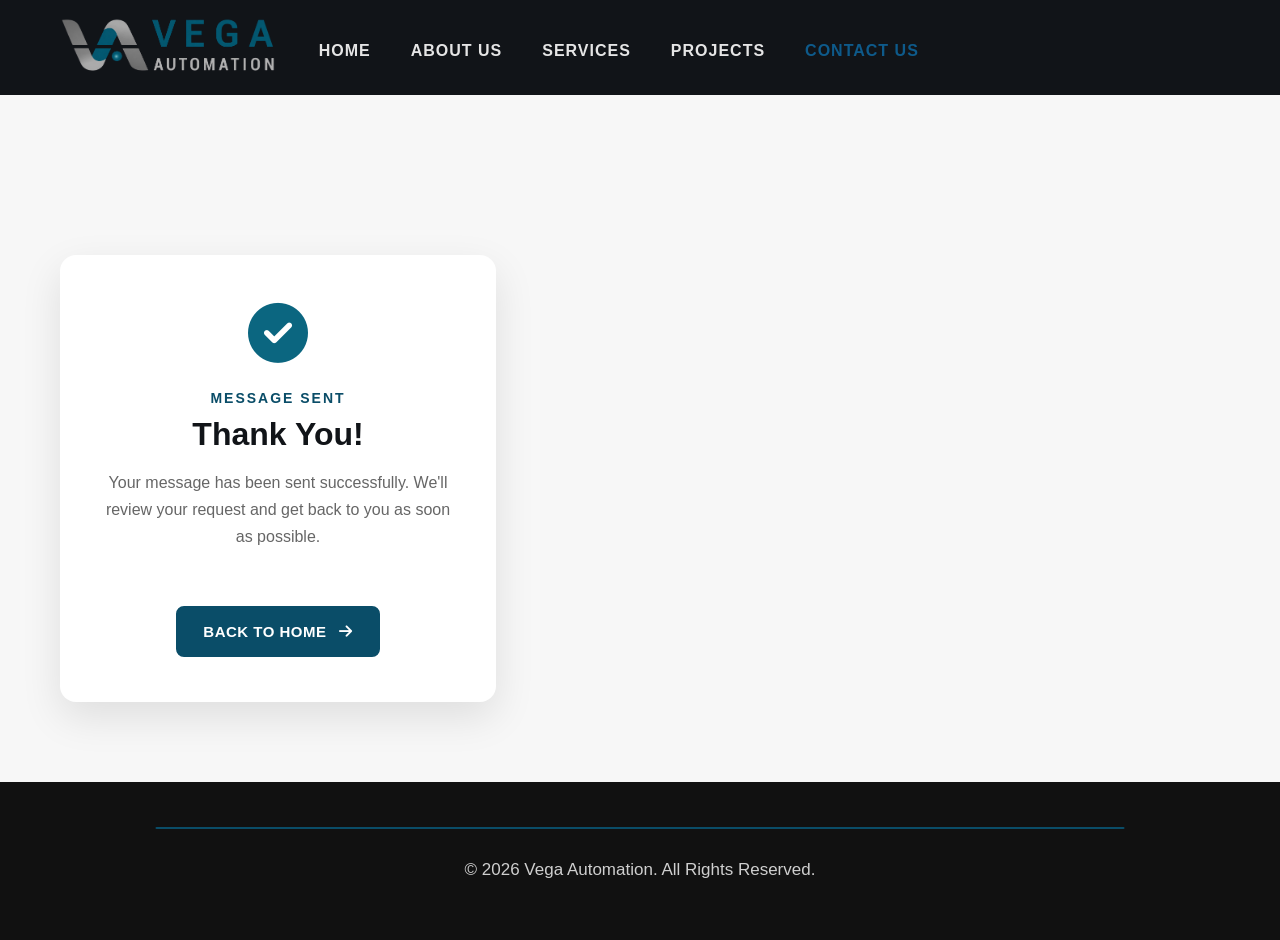
<file: thank-you.html>
<!DOCTYPE html>
<html lang="en">

<head>
    <meta charset="UTF-8">
    <meta name="viewport" content="width=device-width, initial-scale=1.0">

    <title>Thank You | Vega Automation</title>

    <link rel="stylesheet" href="CSS/style.css">

    <link rel="stylesheet"
        href="https://cdnjs.cloudflare.com/ajax/libs/font-awesome/6.7.2/css/all.min.css">
</head>

<body>

    <!-- HEADER -->
    <div class="top-bar"></div>

    <header class="header">

 <button class="menu-toggle" id="menuToggle" aria-label="Open menu">
        ☰
        </button>

      <a href="index.html" class="desktop-logo-link">
            <img src="images/LOGO13.png" class="logo" alt="Vega Automation Logo">
        </a>

         <div class="mobile-page-title">CONTACT US</div>

        <nav class="menu" id="mobileMenu">
            <a href="index.html">HOME</a>
            <a href="about.html">ABOUT US</a>
            <a href="services.html">SERVICES</a>
            <a href="projects.html">PROJECTS</a>
            <a href="contact.html" class="services-active">CONTACT US</a>
            <a class="quote-top quote-placeholder" aria-hidden="true">
                REQUEST A QUOTE
            </a>
        </nav>
    </header>


    <!-- CONTACT SECTION -->
   
    <main class="contact-page">
    <div class="contact-section">

        <div class="contact-form-card" style="max-width: 700px; margin: 80px auto; text-align: center;">

            <div style="font-size: 60px; color: #0b6680; margin-bottom: 20px;">
                <i class="fa-solid fa-circle-check"></i>
            </div>

            <span class="contact-small-title">MESSAGE SENT</span>

            <h2>Thank You!</h2>

            <p class="form-intro">
                Your message has been sent successfully.
                We'll review your request and get back to you as soon as possible.
            </p>

            <a href="index.html" class="contact-submit"
               style="display: inline-block; text-decoration: none; margin-top: 20px;">
                BACK TO HOME
                <i class="fa-solid fa-arrow-right"></i>
            </a>

        </div>

    </div>
</main>


    <!-- FOOTER -->
    <footer class="footer">

        <div class="footer-container">

      

            <div class="footer-bottom">
                <p>
                    © 2026 Vega Automation. All Rights Reserved.
                </p>
            </div>

        </div>

    </footer>

    <script src="script.js"></script>

</body>

</html>
</file>
<file: CSS/style.css>
*{
            box-sizing: border-box;
        }

        html, body{
            margin: 0;
            padding: 0;
            width: 100%;
            overflow-x: hidden;
        }

        body {
            margin: 0;
            font-family: Arial, sans-serif;
            background: #f7f7f7;
            color: #222;
        }

        .top-bar {
           height: 0;
           padding: 0;
           background: transparent;
        }

        .header {
            background: #111418;
            height: 95px;
            display: flex;
            align-items: center;
            justify-content: space-between;
            padding: 0 60px;
        }

        .logo {
            width: 220px;
        }

        .menu {
            flex: 1;
            display: flex;
            justify-content: center;
            gap: 40px;
            position: relative;
            left: -5px;
            top: 15px;
        }

        .menu a {
            color: #E5E5E5;
            text-decoration: none;
            font-size: 16px;
            font-weight: bold;
            letter-spacing: 1px;
            position: relative;
            transition: color .3s ease;
        }

        .menu a:hover {
            color:#0A4D68;
        }

        .menu a.active {
            color: #0A4D68;
            border-bottom: 2px solid #0A4D68;
            padding-bottom: 16px;
        }

        .menu a:hover {
            color:0A4D68;
        }

        .quote-top {
            background: #0A4D68;
            color: white !important;
            padding: 12px 22px;
            font-size: 13px;
            position: relative;
            top: -11px;
            right: -130px;
            border-radius: 20px;
        }

        .quote-top:hover {
            background: #07384D;
        }
        .hero {
            background: #f7f7f7;
            display: flex;
            align-items: center;
            justify-content: center;
            padding: 20px 20px 0;
            gap: 10px;
            height: auto;
            overflow: visible;
        }

        .hero-image {
            width: 60%;
            position: relative;
            left: 0;
            top: 0;
            display: flex;
            justify-content: center;
        }

        .hero-image img {
            width: 100%;
            height: 560px;
            object-fit: contain;
            object-position: center;
            display: block;
        }

        .hero-box {
            width: 40%;
            background: transparent;
            padding: 10px;
            border-radius: 0;
            border: none;
            box-shadow: none;
            position: relative;
            top: 0;
            text-align: center;
        }

        @media (min-width: 651px) {
            .hero-box {
                left: -70px;
                background: #fff;
                border-radius: 12px;
                border-left: 4px solid #08738d;
                box-shadow: 0 8px 20px rgba(0, 0, 0, 0.08);
                padding: 30px;
                
            }
        }


        .hero-box h1 {
            font-size: 38px;
            margin: 0 0 10px;
            line-height: 1.1;
        }

        .hero-box h1 span {
            color: #0A4D68;
        }

        .hero-box p {
            font-size: 18px;
            color: #444;
            line-height: 1.4;
            margin: 0;
        }

        .buttons {
            display: flex;
            gap: 18px;
        }

        .btn-orange {
            background: #0A4D68;
            color: white;
            padding: 15px 28px;
            border-radius: 5px;
            text-decoration: none;
            font-weight: bold;
        }

        .btn-outline {
            color: #222;
            padding: 14px 28px;
            border: 1px solid #222;
            border-radius: 5px;
            text-decoration: none;
            font-weight: bold;
        }

        .slogan {
            background: white;
            text-align: center;
            padding: 35px 20px 20px;
        }

        .slogan h2 {
            margin: 0;
            font-size: 28px;
            letter-spacing: 2px;
        }

        .orange-line {
            width: 60px;
            height: 4px;
            background: #0A4D68;
            margin: 15px auto 0;
        }

        .cards {
            background: #f7f7f7;
            display: grid;
            grid-template-columns: repeat(3, 1fr);
            gap: 70px;
            padding: 75px 70px 30px;
        }

        .card {
            background: #1b1b1b;
            border-radius: 12px;
            overflow: hidden;
            box-shadow: 0 20px 45px rgba(0,0,0,.18);
            transition: .3s;
        }

        .card:hover {
            transform: translateY(-8px);
            box-shadow: 0 30px 55px rgba(0,0,0,.25);
        }

        .card img {
            width: 100%;
            height: 240px;
            object-fit: contain;
            object-position: center;
            background: white;
            padding: 10px 10px 2px 10px;
            box-sizing: border-box;
            display: block;
            transition: .35s;
        }
     
          .card:hover .design-img {
            transform: scale(1.14);
        }


        .card-content {
            padding: 25px;
        }

        .icon {
            width: 58px;
            height: 58px;
            border: 2px solid #0A4D68;
            border-radius: 50%;
            color: #0A4D68;
            display: none;
            align-items: center;
            justify-content: center;
            font-size: 28px;
            margin-top: -55px;
            margin-bottom: 15px;
            background: #111;
        }

        .card h3 {
            color:#ffffff;
            font-size: 22px;
            margin: 0 0 12px;
            line-height: 1.2;
        }

        .card p {
            color: #bdbdbd;
            font-size: 15px;
            line-height: 1.7;
        }

        .learn {
            display: inline-block;
            margin-top: 22px;
            padding: 13px 28px;
            border: 2px solid #1B82B3;
            border-radius: 8px;
            color: #D7F2FF;
            text-decoration: none;
            font-weight: 700;
            font-size: 15px;
            transition: all .3s ease;
        }

        .learn:hover {
            background: #0A4D68;
            color:#ffffff;
            border-color: #0A4D68;
            box-shadow: 0 0 18px rgba(10,77,104,.35);
            transform: translate(-2px);
        }

        .bottom-bar {
            background: #111;
            color: white;
            display: flex;
            justify-content: space-around;
            padding: 18px;
            font-size: 15px;
        }

        .bottom-bar span {
            color: #0A4D68;
            margin-right: 8px;
        }

        @media (max-width: 900px) {
            .header {
                height: auto;
                flex-direction: column;
                padding: 25px;
                gap: 20px;
            }

            .menu {
                flex-wrap: wrap;
                justify-content: center;
            }

            .hero {
                flex-direction: column;
                padding: 30px 20px 0;
            }

            .hero-image,
            .hero-box {
                width: 100%;
            }

            .cards {
                grid-template-columns: 1fr;
                padding: 20px;
            }

            .bottom-bar {
                flex-direction: column;
                gap: 10px;
                text-align: center;
            }
        }

        .automation-img {
            width: 100%;
            height: 240px;
            background: white url("images/Auto20.png") center bottom / 95% auto no-repeat;
            object-fit: contain;
            display: block;
            margin: 0 auto;
            padding: 0;
           
        }

        .design-img {
            transform: none;
        }

        .prototype-img {
            transform: none;
        }
        
        .video-section{
            width: 100%;
            max-width: none;
            margin: 30px 0 0;
            padding: 25px 20px 70px;
            background: #f7f7f7;
            text-align: center;
        }

        .video-content{
            max-width: 1100px;
            margin: 0 auto;
        }

        .video-section h2{
            font-size:42px;
            color:#111;
            margin: 0 0 15px;
        }

        .video-section h2 span{
            color:#0A4D68;
        } 
      
        .video-line {
            width: 90px;
            height: 2px;
            background: #0A4D68;
            margin: 0 auto 15px;
        }


        .video-section p{
            font-size:18px;
            color:#666;
            max-width:700px;
            margin:0 auto 35px;
            line-height:1.6;
        }
        .video-section video{
            width: 90%;
            max-width: 1000px;
            height: auto;
            display: block;
            margin: 0 auto;
            border-radius: 15px;
            box-shadow: 0 20px 35px rgba(0,0,0,.15);
        }
.footer{

    background:#111;
    color:#fff;
    width: 100%;
    padding:30px 70px 35px;
    margin-top:0;
    

}

.footer-container{

    max-width:1200px;
    margin:0 auto;
    
}

.footer-contact{
    display: flex;
    justify-content: center;
    align-items: center;
    gap: 20px;
    flex-wrap: wrap;

    color:#d8d8d8;
    font-size: 16px;
}

.footer-contact i{
    width: 36px;
    height: 36px;
    border-radius: 50%;
    background: linear-gradient(135deg, #0A4D68, #1786b8);
    color: #f7f7f7;
    box-shadow: 0 4px 12px rgba(10,77,104,.25);
    display: inline-flex;
    align-items: center;
    justify-content: center;
    margin-right: 10px;
    font-size: 16px;
}

.footer-contact span{
   color: #0A4D68;
   margin: 0 18px;
   font-weight: 700;
}

.footer-column{
    flex:1;
}   

.footer-logo{
    width:195px;
    height:auto;
    margin:20px 30px 25px -25px;
}

.footer-column h3{
    margin-bottom:20px;
    color:#0A4D68;
    font-size:28px;

}

.footer-column p{
    max-width: 400px;
    color:#d8d8d8;
    font-size: 16px;
    line-height:1.8;
    margin-bottom: 15px;

}

.footer-label{
    display: inline-block;
    background: #0A4D68;
    color: white;
    font-size: 16px;
    font-weight: 700;
    letter-spacing: 1px;
    text-transform: uppercase;
    padding: 10px 24px;
    border-radius: 5px;
    margin-bottom: 25px;
}
.footer-bottom{

    border-top:2px solid #0A4D68;
    margin-top:25px;
    padding-top:18px;
    text-align:center;
    color:#cfcfcf;
    font-size:17px;
    position: relative;
    border-top: none;
   
}

.footer-bottom::before{
    content: "";
    position: absolute;
    top: -10px;
    left: 50%;
    transform: translateX(-50%);
    width: 85%;
    height: 2px;
    background: #0A4D68;
    border-radius: 2px;
}

.footer-bottom p{
    margin: 5px 0 25px;
}

/* CONTACT PAGE */


/* ==================================================
   CONTACT PAGE
================================================== */

.contact-hero {
    min-height: 290px;
    padding: 50px 25px;
    background:
        linear-gradient(
            rgba(17, 20, 24, 0.9),
            rgba(17, 20, 24, 0.9)
        );
    display: flex;
    align-items: center;
    justify-content: center;
    text-align: center;
}

.contact-hero-content {
    color: #fff;
}

.contact-hero-content h1 {
    margin: 0 0 15px;
    font-size: 52px;
    letter-spacing: 3px;
}

.contact-hero-content p {
    margin: 0 0 7px;
    color: #d8d8d8;
    font-size: 20px;
}

.contact-hero-content h2 {
    margin: 0;
    color: #0A4D68;
    font-size: 30px;
}


/* MAIN CONTACT AREA */

.contact-page {
    background: #f7f7f7;
    padding: 80px 60px;
}

.contact-section {
    width: 100%;
    max-width: 1200px;
    margin: 0 auto;
    display: grid;
    grid-template-columns: 0.9fr 1.35fr;
    gap: 35px;
    align-items: stretch;
}

.contact-info-card,
.contact-form-card {
    background: #fff;
    border-radius: 16px;
    box-shadow: 0 15px 40px rgba(0, 0, 0, 0.10);
}

.contact-info-card {
    padding: 45px 40px;
    background: #111418;
    color: #fff;
}

.contact-form-card {
    padding: 45px;
}

.contact-small-title {
    display: inline-block;
    margin-bottom: 10px;
    color: #0A4D68;
    font-size: 14px;
    font-weight: 700;
    letter-spacing: 2px;
}

.contact-info-card h2,
.contact-form-card h2 {
    margin: 0 0 16px;
    font-size: 32px;
}

.contact-info-card h2 {
    color: #fff;
}

.contact-form-card h2 {
    color: #111418;
}

.contact-intro,
.form-intro {
    margin: 0 0 35px;
    line-height: 1.7;
}

.contact-intro {
    color: #c8c8c8;
}

.form-intro {
    color: #666;
}


/* CONTACT INFORMATION */

.contact-detail {
    display: flex;
    align-items: flex-start;
    gap: 18px;
    margin-top: 28px;
}

.contact-icon {
    width: 48px;
    height: 48px;
    min-width: 48px;
    border-radius: 50%;
    background: #0A4D68;
    color: #fff;
    display: flex;
    align-items: center;
    justify-content: center;
    font-size: 19px;
}

.contact-detail h3 {
    margin: 2px 0 7px;
    color: #fff;
    font-size: 17px;
}

.contact-detail p {
    margin: 0;
    color: #cfcfcf;
    line-height: 1.6;
}

.contact-detail a {
    color: #cfcfcf;
    text-decoration: none;
}

.contact-detail a:hover {
    color: #fff;
}


/* CONTACT FORM */

.contact-form {
    width: 100%;
}

.form-row {
    display: grid;
    grid-template-columns: repeat(2, 1fr);
    gap: 20px;
}

.form-group {
    margin-bottom: 22px;
}

.form-group label {
    display: block;
    margin-bottom: 9px;
    color: #222;
    font-size: 15px;
    font-weight: 700;
}

.form-group input,
.form-group select,
.form-group textarea {
    width: 100%;
    padding: 14px 15px;
    border: 1px solid #d4d4d4;
    border-radius: 8px;
    background: #fafafa;
    color: #222;
    font-family: Arial, sans-serif;
    font-size: 15px;
    outline: none;
    transition: border-color 0.25s ease,
                box-shadow 0.25s ease,
                background 0.25s ease;
}

.form-group textarea {
    resize: vertical;
    min-height: 145px;
}

.form-group input:focus,
.form-group select:focus,
.form-group textarea:focus {
    border-color: #0A4D68;
    background: #fff;
    box-shadow: 0 0 0 3px rgba(10, 77, 104, 0.12);
}

.contact-submit {
    min-width: 190px;
    padding: 15px 25px;
    border: 2px solid #0A4D68;
    border-radius: 8px;
    background: #0A4D68;
    color: #fff;
    cursor: pointer;
    font-size: 15px;
    font-weight: 700;
    letter-spacing: 0.5px;
    transition: transform 0.25s ease,
                background 0.25s ease,
                box-shadow 0.25s ease;
}

.contact-submit i {
    margin-left: 8px;
}

.contact-submit:hover {
    background: #083d52;
    transform: translateY(-2px);
    box-shadow: 0 8px 18px rgba(10, 77, 104, 0.25);
}


/* MAP */

.map-section {
    width: 100%;
    max-width: 1200px;
    margin: 80px auto 0;
}

.section-heading {
    margin-bottom: 30px;
    text-align: center;
}

.section-heading span {
    color: #0A4D68;
    font-size: 14px;
    font-weight: 700;
    letter-spacing: 2px;
}

.section-heading h2 {
    margin: 10px 0;
    color: #111418;
    font-size: 36px;
}

.section-heading p {
    margin: 0;
    color: #666;
    font-size: 17px;
}

.map-container {
    width: 100%;
    height: 410px;
    overflow: hidden;
    border-radius: 16px;
    box-shadow: 0 15px 40px rgba(0, 0, 0, 0.12);
}

.map-container iframe {
    width: 100%;
    height: 100%;
    border: 0;
}


/* CONTACT PAGE FOOTER HELPERS */

.footer-contact-item {
    display: flex;
    align-items: center;
    gap: 14px;
}

.footer-contact-item i {
    width: 42px;
    height: 42px;
    min-width: 42px;
    border-radius: 50%;
    background: #0A4D68;
    color: #fff;
    display: flex;
    align-items: center;
    justify-content: center;
}

.footer-contact-item span {
    color: #d8d8d8;
    line-height: 1.35;
}

.footer-divider {
    width: 2px;
    height: 20px;
    background: #0A4D68;
    margin: 0 10px;
}


/* ACTIVE MENU LINK */

.menu .active-page {
    color: #26a6d1;
}


/* RESPONSIVE CONTACT PAGE */

@media (max-width: 1000px) {

    .contact-page {
        padding: 65px 30px;
    }

    .contact-section {
        grid-template-columns: 1fr;
    }

    .contact-info-card,
    .contact-form-card {
        padding: 38px 32px;
    }

    .footer-contact {
        flex-direction: column;
        text-align: center;
    }

    .footer-divider {
        display: none;
    }

    .footer-logo {
        margin-right: 0;
        margin-bottom: 10px;
    }
}


@media (max-width: 650px) {

    .contact-hero {
        min-height: 235px;
    }

    .contact-hero-content h1 {
        font-size: 38px;
    }

    .contact-hero-content p {
        font-size: 17px;
    }

    .contact-hero-content h2 {
        font-size: 23px;
    }

    .contact-page {
        padding: 50px 18px;
    }

    .contact-info-card,
    .contact-form-card {
        padding: 32px 23px;
        border-radius: 12px;
    }

    .contact-info-card h2,
    .contact-form-card h2 {
        font-size: 27px;
    }

    .form-row {
        grid-template-columns: 1fr;
        gap: 0;
    }

    .contact-submit {
        width: 100%;
    }

    .map-section {
        margin-top: 55px;
    }

    .section-heading h2 {
        font-size: 29px;
    }

    .map-container {
        height: 330px;
    }
}

/* Separación y líneas entre los datos de contacto */

.contact-detail {
    padding: 25px 0;
    margin-top: 0;
}

.contact-detail + .contact-detail {
    border-top: 1px solid rgba(255, 255, 255, 0.18);
}

.contact-info-card .contact-detail:first-of-type {
    margin-top: 20px;
}

/* FULL WIDTH MAP */

.map-container {
    width: 100vw;
    max-width: none;
    margin-left: calc(50% - 50vw);
    border-radius: 0;
}

.map-container iframe {
    width: 100%;
    display: block;
}

/* MAP FINAL ADJUSTMENT */

.map-section {
    padding-bottom: 0;
    margin-bottom: 0;
}

.map-container {
    height: 430px;
    margin-bottom: 0;
}

.map-container iframe {
    width: 100%;
    height: 100%;
    display: block;
}

.footer {
    margin-top: 0;
}

/* AJUSTE DEFINITIVO DEL MAPA */

.contact-page {
    padding-bottom: 0;
}

.map-container {
    height: 550px;
}

.map-section {
    margin-bottom: 0;
    padding-bottom: 0;
}

.contact-section {
    max-width: 1320px;
    gap: 70px;
}

/* ==================================================
   ABOUT US PAGE — FINAL DESIGN
================================================== */


/* GENERAL */

.about-page main {
    background: #fff;
}


/* ==================================================
   HERO
================================================== */

.about-main-hero {
    width: 100%;
    min-height: 455px;
    padding: 0 42px;
    background: #fff;
    display: grid;
    grid-template-columns: 34% 66%;
    align-items: stretch;
    overflow: hidden;
}

.about-hero-text {
    padding: 75px 30px 70px 5px;
    display: flex;
    flex-direction: column;
    justify-content: center;
}

.about-hero-text h1 {
    margin: 0 0 28px;
    color: #111418;
    font-size: 48px;
    line-height: 1.12;
    letter-spacing: -1px;
}

.about-hero-text p {
    max-width: 430px;
    margin: 0;
    color: #333;
    font-size: 18px;
    line-height: 1.75;
}


/* HERO IMAGE PANELS */

.about-hero-images {
    height: 455px;
    display: grid;
    grid-template-columns: repeat(3, 1fr);
    gap: 4px;
    transform: skewX(-14deg);
    transform-origin: bottom;
    overflow: hidden;
}

.about-hero-panel {
    position: relative;
    min-width: 0;
    overflow: hidden;
    background: #111;
}

.about-hero-panel img {
    position: absolute;
    inset: -35px;
    width: calc(100% + 70px);
    height: calc(100% + 70px);
    object-fit: cover;
    transform: skewX(14deg) scale(1.08);
}

.about-panel-overlay {
    position: absolute;
    inset: 0;
    background:
        linear-gradient(
            to bottom,
            rgba(0, 0, 0, 0.03) 35%,
            rgba(0, 0, 0, 0.88) 100%
        );
}

.about-panel-title {
    position: absolute;
    left: 42px;
    right: 20px;
    bottom: 28px;
    color: #fff;
    transform: skewX(14deg);
}

.about-panel-title i {
    display: block;
    margin-bottom: 10px;
    font-size: 31px;
}

.about-panel-title span {
    display: block;
    font-size: 16px;
    font-weight: 800;
    white-space: nowrap;
}

.about-panel-line {
    width: 42px;
    height: 3px;
    margin-top: 10px;
    background: #087fc3;
}


/* ==================================================
   COMPANY INTRODUCTION
================================================== */

.about-company {
    padding: 68px 45px;
    background: linear-gradient(135deg,#f2f4f6 0%, #ffffff 55%, #eef1f4 100%);
}

.about-company-content {
    width: 100%;
    max-width: 1220px;
    margin: 0 auto;
    display: grid;
    grid-template-columns: 32% 68%;
    gap: 52px;
    align-items: center;
}

.about-company-text h2 {
    margin: 0 0 28px;
    color: #ffffff;
    font-size: 38px;
    line-height: 1.16;
}

.about-company-text p {
    margin: 0 0 19px;
    color: #d6d6d6;
    font-size: 16px;
    line-height: 1.72;
}

.about-company-image {
    height: 335px;
    overflow: hidden;
    border-radius: 14px;
}

.about-company-image img {
    width: 100%;
    height: 100%;
    display: block;
    object-fit: cover;
    object-position: center;
}


/* ==================================================
   CAPABILITIES
================================================== */

.about-services {
    padding: 48px 45px 58px;
    background: #f5f6f7;
}

.about-section-heading {
    margin-bottom: 35px;
    text-align: center;
}

.about-section-heading span {
    display: block;
    margin-bottom: 9px;
    color: #0666b1;
    font-size: 14px;
    font-weight: 800;
}

.about-section-heading h2 {
    margin: 0;
    color: #111418;
    font-size: 34px;
}

.about-services-grid {
    width: 100%;
    max-width: 1220px;
    margin: 0 auto;
    display: grid;
    grid-template-columns: repeat(3, 1fr);
    gap: 16px;
}

.about-service-card {
    min-height: 175px;
    padding: 24px 22px;
    border: 1px solid #d8dde1;
    border-radius: 8px;
    background: #fff;
    display: flex;
    align-items: center;
    gap: 22px;
}

.about-service-icon {
    width: 76px;
    height: 76px;
    min-width: 76px;
    border: 1.5px solid #0E5A8A;
    border-radius: 50%;
    color: #0E5A8A;
    display: flex;
    align-items: center;
    justify-content: center;
    font-size: 34px;
}

.about-service-copy h3 {
    margin: 0;
    color: #111418;
    font-size: 19px;
}

.about-title-line {
    width: 36px;
    height: 3px;
    margin: 10px 0 13px;
    background: #087fc3;
}

.about-service-copy p {
    margin: 0;
    color: #333;
    font-size: 14px;
    line-height: 1.6;
}



/*====================================================
    ABOUT SECTION
====================================================*/

.about-section{

    padding:35px 0 10px;

    background:
    linear-gradient(115deg,#f4f5f8 0%,#ffffff 38%,#eef1f5 100%);

    overflow:hidden;

}

.about-container{

    width:92%;
    max-width:1450px;

    margin:0 auto;

    display:grid;

    grid-template-columns:42% 58%;
    column-gap: 20px;

    align-items:center;

    transform: translateY(-10px);

}

.about-text{

    padding-right:60px;
    margin-left: 70px;

}

.about-label{

    display:flex;

    align-items:center;

    gap:14px;

    color:#0a72d8;

    font-weight:700;

    font-size:20px;

    margin-bottom:28px;

}

.about-label::after{

    content:"";

    width:70px;

    height:3px;

    background:#0a72d8;

}

.about-text h2{

    font-size:58px;

    line-height:1.08;

    margin-bottom:16px;

    color:#111;

}

.about-line{

    width:270px;

    height:4px;

    background:#0a72d8;

    margin-bottom:20px;

}

.about-text p{

    color:#444;

    font-size:18px;

    line-height:1.55;

    margin-bottom:16px;

}

.about-image{

    position:relative;

    display:flex;

    justify-content:center;

    align-items:center;

}


.about-image img{

    position:relative;

    z-index:2;

    width:85%;

    max-width:920px;
    max-height: 720px;

    height:auto;

    transform: translateY(25px);

}


/* ==================================================
   OUR APPROACH
================================================== */

.about-process {
    padding: 52px 20px 62px;
    background: #fff;
}

.about-process-content {
    width: 100%;
    max-width: 1450px;
    margin: 0 auto;
    display: block;
}

.about-section-title {
    margin-bottom: 38px;
    text-align: center;
}

.about-process-intro > span {
    display: block;
    margin-bottom: 13px;
    color: #0666b1;
    font-size: 14px;
    font-weight: 800;
}

.about-process-intro h2 {
    margin: 0;
    color: #111418;
    font-size: 35px;
    line-height: 1.15;
}

.about-heading-line {
    width: 38px;
    height: 3px;
    margin: 17px 0 22px;
    background: #087fc3;
}

.about-process-intro p {
    margin: 0 0 18px;
    color: #333;
    font-size: 15px;
    line-height: 1.7;
}

.about-process-steps {
    display: grid;
    grid-template-columns: repeat(4, 1fr);
    gap: 16px;
}

.about-process-step {
    position: relative;
    padding: 0 10px;
    text-align: center;
}

.about-process-step:not(:last-child)::after {
    content: "";
    position: absolute;
    top: 19px;
    left: calc(50% + 27px);
    width: calc(100% - 54px);
    border-top: 1px dashed #9db4c4;
}

.about-step-number {
    position: relative;
    z-index: 2;
    width: 39px;
    height: 39px;
    margin: 0 auto 20px;
    border-radius: 50%;
    background: #0E5A8A;
    color: #fff;
    display: flex;
    align-items: center;
    justify-content: center;
    font-size: 13px;
    font-weight: 800;
}

.about-process-step > i {
    min-height: 54px;
    color: #0E5A8A;
    font-size: 44px;
}

.about-process-step h3 {
    margin: 14px 0 14px;
    color: #111418;
    font-size: 20px;
    line-height: 1.4;
}

.about-process-step p {
    margin: 0 auto;
    color: #333;
    font-size: 16px;
    line-height: 1.6;
}


/* ==================================================
   FOOTER ADJUSTMENTS FOR ABOUT PAGE
================================================== */

.about-page .footer {
    margin-top: 0;
}

.about-page .footer-contact {
    justify-content: center;
}

.about-page .footer-bottom {
    margin-top: 24px;
}


/* ==================================================
   TABLET
================================================== */

@media (max-width: 1000px) {

    .about-main-hero {
        padding: 0 25px;
        grid-template-columns: 1fr;
    }

    .about-hero-text {
        padding: 60px 20px;
        text-align: center;
        align-items: center;
    }

    .about-hero-text h1 {
        font-size: 42px;
    }

    .about-hero-images {
        width: 100%;
        height: 400px;
        transform: none;
        gap: 7px;
    }

    .about-hero-panel img,
    .about-panel-title {
        transform: none;
    }

    .about-company-content,
    .about-process-content {
        grid-template-columns: 1fr;
    }

    .about-company-text {
        max-width: 700px;
        margin: 0 auto;
        text-align: center;
    }

    .about-services-grid {
        grid-template-columns: 1fr;
    }

    .about-process-steps {
        margin-top: 15px;
    }
}


/* ==================================================
   MOBILE
================================================== */

@media (max-width: 650px) {

    .about-main-hero {
        padding: 0;
    }

    .about-hero-text {
        padding: 48px 22px;
    }

    .about-hero-text h1 {
        font-size: 34px;
    }

    .about-hero-text p {
        font-size: 16px;
    }

    .about-hero-images {
        height: auto;
        padding: 0 18px 35px;
        grid-template-columns: 1fr;
    }

    .about-hero-panel {
        min-height: 280px;
        border-radius: 10px;
    }

    .about-company,
    .about-services,
    .about-process {
        padding-left: 20px;
        padding-right: 20px;
        padding-bottom: 45px;
        padding-top: 15px;
    }

    .about-company-image {
        height: 270px;
    }

    .about-section-heading h2 {
        font-size: 28px;
    }

    .about-service-card {
        align-items: flex-start;
    }

    .about-service-icon {
        width: 62px;
        height: 62px;
        min-width: 62px;
        font-size: 27px;
    }

    .about-process-intro {
        text-align: center;
    }

    .about-heading-line {
        margin-left: auto;
        margin-right: auto;
    }

    .about-process-step {
       padding-left: 0;
       padding-right: 0;
    }

    .about-process-steps {
        grid-template-columns: 1fr 1fr;
        gap: 35px 12px;
        width: calc(100% + 45px);
        margin-left: -25px;
    }

    .about-process-step:not(:last-child)::after {
        display: none;
    }
}

/* ==================================================
   SERVICES PAGE
================================================== */

.services-page main {
    background: #f6f7f8;
}


/* ==================================================
   SERVICES INTRODUCTION
================================================== */

.services-intro {
    padding: 25px 45px 15px;
    background: #fff;
}

.services-intro-content {
    width: 100%;
    max-width: 1220px;
    min-height: 0;
    margin: 0 auto;
    display: grid;
    grid-template-columns: 48% 52%;
    align-items: center;
    gap: 45px;
}

.services-intro-text h1 {
    margin: 0 0 30px;
    color: #111418;
    font-size: 52px;
    line-height: 1.12;
    letter-spacing: -1px;
}

.services-intro-text p {
    max-width: 560px;
    margin: 0;
    color: #333;
    font-size: 18px;
    line-height: 1.8;
}

.services-intro-image {
    height: 370px;
    display: flex;
    align-items: center;
    justify-content: center;
    overflow: hidden;
    position: relative;
    top: -15px;
}

.services-intro-image img {
    width: 80%;
    height: 80%;
    object-fit: contain;
    object-position: center;
}


/* ==================================================
   SERVICES CARDS
================================================== */

.services-cards-section {
    padding: 60px 25px 60px;
    background: #f6f7f8;
}

.services-cards-grid {
    width: 100%;
    max-width: 1350px;
    margin: 0 auto;
    display: grid;
    grid-template-columns: repeat(3, 1fr);
    gap: 65px;
    align-items: stretch;
}

.services-card {
    overflow: hidden;
    border: 1px solid #e2e4e7;
    border-radius: 14px;
    background: #fff;
    display: flex;
    flex-direction: column;
    box-shadow: 0 12px 30px rgba(0, 0, 0, 0.06);
    transition:
        transform 0.25s ease,
        box-shadow 0.25s ease;
}

.services-card:hover {
    transform: translateY(-6px);
    box-shadow: 0 20px 42px rgba(0, 0, 0, 0.12);
}


/* CARD IMAGE */

.services-card-image {
    width: 100%;
    height: 350px;
    overflow: hidden;
    background: #f4f4f4;
}

.services-card-image img {
    width: 100%;
    height: 100%;
    display: block;
    object-fit: contain;
    object-position: center;
}


/* CARD CONTENT */

.services-card-content {
    padding: 30px 28px 32px;
    flex: 1;
    display: flex;
    flex-direction: column;
}

.services-card-heading {
    display: flex;
    align-items: center;
    justify-content: center;
    gap: 10px;
    padding: 12px 0;
}

.services-card-heading > i {
    color: #0E5A8A;
    font-size: 32px;
}

.services-page .services-card-heading h2 {
    display: inline-block;

    color: #111;
    
    font-size: 19px;
    line-height: 1.2;
    font-weight: bold;
    margin: 0;
}

.services-title-line {
    display: none;
}

.services-description {
    min-height: 102px;
    margin: 0 0 22px;
    color: #222;
    font-size: 18px;
    line-height: 1.75;
}


/* SERVICE LIST */

.services-list {
    min-height: 165px;
    margin: 0 0 28px;
    padding: 0;
    list-style: none;
}

.services-list li {
    margin-bottom: 13px;
    color: #171717;
    display: flex;
    align-items: center;
    gap: 10px;
    font-size: 15px;
}

.services-list li i {
    color: #075de8;
    font-size: 18px;
}


/* LEARN MORE BUTTON */

.services-button {
    width: 175px;
    box-sizing: border-box;
    margin-top: auto;
    padding: 17px 23px;
    border-radius: 30px;
    background: #050505;
    color: #fff;
    display: flex;
    align-items: center;
    justify-content: flex-start;
    gap: 10px;
    text-decoration: none;
    font-size: 14px;
    font-weight: 800;
    transition:
        background 0.25s ease,
        transform 0.25s ease;
}

.services-button i {
    color: #0E5A8A;
    font-size: 17px;
}

.services-button:hover {
    background: #151515;
    transform: translateY(-2px);
}


/* ACTIVE SERVICES MENU ITEM — NO UNDERLINE */

.menu .services-active {
    color: #0E5A8A;
}


/* SERVICES FOOTER */

.services-page .footer {
    margin-top: 0;
}

.services-page .footer-contact {
    justify-content: center;
}


/* ==================================================
   TABLET
================================================== */

@media (max-width: 1000px) {

    .services-intro {
        padding: 55px 30px 40px;
    }

    .services-intro-content {
        grid-template-columns: 1fr;
        text-align: center;
    }

    .services-intro-text p {
        margin-left: auto;
        margin-right: auto;
    }

    .services-intro-image {
        height: 280px;
    }

    .services-cards-grid {
        grid-template-columns: 1fr;
        max-width: 650px;
    }

    .services-card {
        display: grid;
        grid-template-columns: 45% 55%;
    }

    .services-card-image {
        height: 100%;
        min-height: 470px;
    }
}



.mobile-page-title {
    display: none;
     
}


/* ==================================================
   MOBILE CARDS - SERVICES PAGE
================================================== */

@media (max-width: 650px) {

    .desktop-logo-link {
        display: none !important;
    }

     .mobile-page-title {
        display: block !important;
        color: white;
        background: #0f607c;
        font-size: 20px;
        font-weight: 700;
        letter-spacing: 1px;
        padding: 9px 20px;
        border-radius: 22px;
    }

    .services-intro {
        padding: 45px 20px 0;
    }

    .services-intro-content {
        gap: 0;
    }

    .services-intro-text h1 {
        font-size: 32px;
    }

    .services-intro-text p {
        font-size: 16px;
    }

    .services-intro-image {
        height: 260px;
        top: -10px;
    }

    .services-intro-image img {
        width: 100%;
        height: 100%;
        object-fit: contain;
        object-position: center;
    }

    .services-cards-section {
        padding: 30px 16px 45px;
    }

    .services-page .services-card {
        display: flex;
        flex-direction: column;
        height: auto !important;
        min-height: 0 !important;
    }

    .services-page .services-card-image {
        height: auto !important;
        min-height: 0 !important;
        max-height: none !important;
        flex: none !important;
        overflow: visible !important;
    }
    
    .services-page .services-card-image img {
        width: 100% !important;
        height: auto !important;
        object-fit: contain !important;
        object-position: center !important;
        display: block !important;
    }

    .services-page .services-card-content {
        padding: 18px 18px 22px;
        height: auto !important;
        min-height: 0 !important;
    }

    .services-card-heading h2 {
        font-size: 20px;
    }

    .services-description,
    .services-list {
        min-height: 0;
        font-size: 21px;
        line-height: 1.6;
    }

    .services-button {
        width: 175px;
    }
}

.quote-modal{
    display:none;

    position:fixed;
    inset:0;

    background:rgba(0,0,0,.6);

    justify-content:center;
    align-items:center;

    z-index:9999;
}

.quote-box{

    background:#fff;

    width:500px;

    max-width:90%;

    padding:40px;

    border-radius:16px;

    position:relative;

    box-shadow:0 20px 50px rgba(0,0,0,.25);

}

.quote-close{

    position:absolute;

    top:15px;

    right:20px;

    border:none;

    background:none;

    font-size:32px;

    cursor:pointer;

}


.quote-box{
    width:760px;
    max-width:92%;
    max-height:90vh;
    overflow-y:auto;
}

.quote-heading{
    margin-bottom:26px;
    padding-right:40px;
}

.quote-heading span{
    display:block;
    margin-bottom:8px;

    color:#075c82;

    font-size:13px;
    font-weight:700;
    letter-spacing:2px;
}

.quote-heading h2{
    margin:0 0 10px;

    color:#222;

    font-size:34px;
    line-height:1.15;
}

.quote-heading p{
    margin:0;

    color:#666;

    font-size:15px;
    line-height:1.6;
}

.quote-form{
    display:flex;
    flex-direction:column;
    gap:18px;
}

.quote-grid{
    display:grid;
    grid-template-columns:1fr 1fr;
    gap:18px;
}

.quote-field{
    display:flex;
    flex-direction:column;
    gap:7px;
}

.quote-field label{
    color:#222;

    font-size:14px;
    font-weight:600;
}

.quote-field input,
.quote-field select,
.quote-field textarea{
    width:100%;

    padding:13px 14px;

    border:1px solid #d6dbe0;
    border-radius:7px;

    background:#fff;
    color:#222;

    font-family:inherit;
    font-size:14px;

    outline:none;
}

.quote-field input:focus,
.quote-field select:focus,
.quote-field textarea:focus{
    border-color:#075c82;
    box-shadow:0 0 0 3px rgba(7,92,130,.12);
}

.quote-field textarea{
    min-height:130px;
    resize:vertical;
}

.quote-send{
    width:max-content;

    padding:14px 22px;

    border:none;
    border-radius:7px;

    background:#075c82;
    color:#fff;

    font-family:inherit;
    font-size:14px;
    font-weight:700;

    cursor:pointer;
}

.quote-send span{
    margin-left:12px;
}

.quote-send:hover{
    background:#0875a3;
}

@media(max-width:700px){

    .quote-box{
        padding:28px 20px;
    }

    .quote-grid{
        grid-template-columns:1fr;
    }

    .quote-heading h2{
        font-size:28px;
    }

    .quote-send{
        width:100%;
    }


}

 .quote-placeholder{
        visibility: hidden;
        pointer-events: none;

}


/* =========================
   TEMPORARY PAGES
========================= */

.temporary-section {
    min-height: 600px;
    display: flex;
    align-items: center;
    justify-content: center;
    text-align: center;
    background: #f5f5f5;
    padding: 80px 20px;
}

.temporary-content {
    max-width: 750px;
    margin: 0 auto;
}

.temporary-content h1 {
    font-size: 52px;
    margin: 0 0 20px;
}

.temporary-line {
    width: 120px;
    height: 4px;
    background: #1687e8;
    margin: 0 auto 35px;
}

.temporary-content h2 {
    font-size: 28px;
    margin-bottom: 20px;
}

.temporary-content p {
    font-size: 20px;
    line-height: 1.6;
    margin-bottom: 35px;
}

.temporary-button {
    display: inline-block;
    padding: 16px 35px;
    background: #1687e8;
    color: #ffffff;
    text-decoration: none;
    font-weight: bold;
}

.temporary-button:hover {
    background: #0f6fc4;
}

/* =========================================
   HOME - MOBILE
========================================= */

@media (max-width: 650px) {

    .header {
        height: auto;
        min-height: 0;
        padding: 18px 20px;
        flex-direction: column;
        gap: 18px;
    }

    .logo {
        width: 180px;
    }

    .menu {
        width: 100%;
        left: 0;
        top: 0;
        gap: 16px 22px;
        flex-wrap: wrap;
        justify-content: center;
    }

    .menu a {
        font-size: 13px;
        padding-bottom: 0;
    }

    .menu a.active {
        padding-bottom: 4px;
    }

    .quote-top {
        width: 100%;
        text-align: center;
        margin-top: 6px;
    }

    .hero {
    display: flex !important;
    flex-direction: column !important;
    align-items: center !important;
    justify-content: flex-start !important;

    height: auto !important;
    min-height: 0 !important;

    padding: 20px 12px 5px !important;
    gap: 0 !important;

    overflow: hidden !important;
}

.hero-image {
    order: 2 !important;
    width: 100% !important;

    position: static !important;
    left: auto !important;
    top: auto !important;

    margin: 0 !important;
    display: flex !important;
    justify-content: center !important;
    align-items: center !important;
}

.hero-image img {
    width: 108% !important;
    max-width: none !important;

    height: auto !important;

    object-fit: contain !important;
    object-position: center !important;

    display: block !important;
    transform: none !important;
    margin: 0 auto !important;
}

.hero-box {
    order: 1 !important;
    width: 100% !important;
    max-width: 100% !important;

    position: static !important;
    top: auto !important;

    margin: 0 !important;
    padding: 18px 8px !important;

    box-sizing: border-box !important;
}

.hero-box h1 {
    font-size: 27px !important;
    line-height: 1.1 !important;
    margin-bottom: 10px !important;
}

.hero-box p {
    font-size: 16px !important;
    line-height: 1.45 !important;
    margin-bottom: 0 !important;
}

    .video-section {
        padding: 20px 20px 35px;
        margin-top: 5px;
    }

    .video-content {
        width: 100%;
        max-width: 100%;
    }

    .video-content h2 {
        font-size: 22px;
        text-align: center;
    }

    .video-content video {
        width: 100%;
        height: auto;
        display: block;
        margin: 0 auto;
    }

    .cards {
        flex-direction: row !important;
        flex-wrap: nowrap !important;
        display: flex !important;
        align-items: stretch !important;
        padding: 35px 12px 10px;
        gap: 12px;
    }

    .card {
        width: calc((100% - 24px) / 3) !important;
        max-width: none !important;
        flex: 0 0 calc((100% - 24px) / 3) !important;
        margin: 0 !important;

        min-height: 0 !important;
        height: auto !important;
        display: flex !important;
        flex-direction: column !important;
    }

    .card img {
        width: 100% !important;
        height: 110px !important;
        object-fit: contain !important;
        display: block !important;
        transform: scale(1.1);
    }

    .card-content {
        padding: 13px 8px 8px !important;
        display: flex !important;
        flex-direction: column !important;
        flex: 1 !important;
    }

    .card-content h3 {
        font-size: 13px !important;
        line-height: 1.15 !important;
        margin-bottom: 1px !important;
    }

    .card-content p {
        font-size: 10px !important;
        line-height: 1.25 !important;
        margin-bottom: 8px !important;
    }

    .learn {
        font-size: 10px !important;
        width: 100% !important;
        padding: 8px 6px !important;
        box-sizing: border-box !important;
        text-align: center !important;
        margin-top: auto !important;
    }

.home-page .services-cards-section {
    padding: 20px 12px 30px !important;
}

.home-page .services-cards-grid {
    display: grid !important;
    grid-template-columns: 1fr !important;
    gap: 18px !important;
    width: 100% !important;
}

.home-page .services-card {
    min-width: 0 !important;
    width: 100% !important;
    height: auto !important;
    min-height: 0 !important;
}


.home-page .services-card-image {
    height: 180px !important;
}

.home-page .services-card-content {
    padding: 12px 10px 14px !important;
    height: auto !important;
    min-height: 0 !important;
    flex: none !important;
}

.home-page .services-card-heading {
    gap: 3px !important;
}

.home-page .services-card-heading > i {
    font-size: 15px !important;
}

.home-page .services-card-heading h2 {
    font-size: 23px !important;
    line-height: 1.5 !important;
}

.home-page .services-title-line {
    display: none !important;
}

.home-page .services-description {
    font-size: 19px !important;
    line-height: 1.5 !important;
}

.home-page .services-list {
    font-size: 7px !important;
    line-height: 1.25 !important;
}

.home-page .services-list li {
    gap: 5px !important;
    margin-bottom: 6px !important;
}

.home-page .services-list i {
    font-size: 9px !important;
}

.home-page .services-card .services-button {
    font-size: 9px !important;
    padding: 7px 5px !important;
    width: 95% !important;
    min-width: 0 !important;
    box-sizing: border-box !important;
    margin-left: auto !important;
    margin-right: auto !important;
    border-radius: 7px !important;
}

.home-page .services-card .services-button i {
    font-size: 12px !important;

}

.home-page .services-cards-section {
    padding-top: 25px !important;
    padding-bottom: 20px !important;

}




    /* FOOTER MOBILE - SOLO COPYRIGHT */

.footer {
    padding: 22px 15px !important;
}

.footer-logo,
.footer-contact {
    display: none !important;
}

.footer-bottom {
    margin-top: 0 !important;
    padding-top: 0 !important;
    border-top: none !important;
}

.footer-bottom::before {
    display: none !important;
}

.footer-bottom p {
    margin: 0 !important;
    font-size: 13px !important;
    line-height: 1.4 !important;
    text-align: center !important;
}

.about-section {
    padding-top: 0 !important;
    margin-top: 0 !important;
}
.about-container {
    display: flex !important;
    flex-direction: column !important;
    width: 100% !important;
    max-width: 100% !important;
    padding: 0 12px 25px !important;
    box-sizing: border-box !important;
}

.about-text {
    width: 100% !important;
    max-width: 100% !important;
}

.about-text h2 {
    width: 100% !important;
    max-width: 100% !important;
    font-size: 34px !important;
    line-height: 1.08 !important;
}

.about-text p {
    width: 100% !important;
    max-width: 100% !important;
    font-size: 14px !important;
    line-height: 1.3 !important;
}

.about-image {
    width: 100% !important;
    max-width: 100% !important;
    margin-top: 25px !important;
}

.about-image img {
    width: 100% !important;
    height: auto !important;
    display: block !important;
    object-fit: contain !important;
}

}

/* MOBILE HAMBURGER MENU */

.menu-toggle {
    display: none;
}

@media (max-width: 650px) {

    .header {
        height: 90px;
        padding: 0 22px;
        flex-direction: row;
        justify-content: center;
        position: relative;
    }

    .logo {
        width: 190px;
    }

    .menu-toggle {
        display: block;
        position: absolute;
        left: 22px;
        top: 50%;
        transform: translateY(-50%);
        background: transparent;
        border: none;
        color: #ffffff;
        font-size: 34px;
        cursor: pointer;
        z-index: 1001;
    }

    .menu {
        display: none;
        position: absolute;
        top: 90px;
        left: 0;
        width: 50%;
        background: #111418;
        flex-direction: column;
        align-items: flex-start;
        gap: 0;
        padding: 10px;
        z-index: 1000;

        border-radius: 0 0 28px 0;
        box-sizing: border-box;
    }

    .menu.open {
        display: flex;
    }

    .menu a {
        width: 100%;
        text-align: left;
        padding: 14px 10px;
        font-size: 15px;
    }

   .quote-top {
    width: 180px !important;
    max-width: 180px !important;
    margin: 10px 0 0 0 !important;
    padding: 12px 10px !important;
    text-align: center !important;
    box-sizing: border-box;
    align-self: flex-start;
    position: relative !important;
    top: 0 !important;
    right: 0 !important;
    }
}

@media (max-width: 650px) {

    .header .menu {
        display: none !important;
    }

    .header .menu.open {
        display: flex !important;
    }

}

/* =========================================
   ABOUT US
========================================= */

.about-main {
  --about-dark: #080b22;
  --about-text: #25283a;
  --about-blue: #0E5A8A;
  --about-petroleum: #0E5A8A;
  --about-line: #d7d9df;

  width: 100%;
  background: #ffffff;
  color: var(--about-text);
  padding: 54px 38px 42px;
  box-sizing: border-box;
}

.about-main *,
.about-main *::before,
.about-main *::after {
  box-sizing: border-box;
}


/* INTRO */

.about-intro {
  width: 100%;
  max-width: 1320px;
  margin: 20px auto 48px;
  display: grid;
  grid-template-columns: 48fr 1px 52fr;
  gap: 75px;
  align-items: start;
}

.about-intro__left {
  padding-right: 5px;
  padding-left: 30px;
  margin-top: -5px;
  
}

.about-intro__left p {
  margin: 0 0 20px;
  font-size: clamp(16px, 1.45vw, 21px);
  line-height: 1.48;
  color: var(--about-text);
}

.about-intro__left .about-lead {
  margin-bottom: 27px;
  color: var(--about-dark);
}

.about-intro__left .about-lead strong {
  color: var(--about-petroleum);
  font-weight: 750;
}

.about-intro__divider {
  width: 1px;
  height: 290px;
  background: var(--about-blue);
  opacity: 0.8;
}

.about-intro__right {
  display: flex;
  flex-direction: column;
  justify-content: center;
}

.about-intro__right h1 {
  margin: 0;
  color: var(--about-dark);
  font-size: clamp(34px, 3.6vw, 52px);
  line-height: 0.96;
  font-weight: 800;
  letter-spacing: -2.5px;
}

.about-intro__right h1 span {
  color: var(--about-blue);
}

.about-title-line {
  width: 59px;
  height: 4px;
  margin: 24px 0 12px;
  background: var(--about-blue);
}

.about-intro__right p {
  max-width: 580px;
  margin: 0;
  color: #2f3445;
  font-size: clamp(18px, 1.8vw, 25px);
  line-height: 1.45;
}


/* SECTION TITLES */

.about-section {
  width: 100%;
  max-width: none;
  margin: 0 auto;
  padding: 0 0 35px;
  border-top: 1px solid var(--about-line);
  background: transparent;
}

.about-section-title {
  text-align: center;
  margin-bottom: 38px;
}

.about-section-title h2 {
  margin: 0;
  color: var(--about-dark);
  font-size: clamp(30px, 3vw, 42px);
  line-height: 1.1;
  font-weight: 800;
  letter-spacing: -1px;
}

.about-section-title span {
  display: block;
  width: 58px;
  height: 4px;
  margin: 17px auto 0;
  background: var(--about-blue);
}


/* HOW WE WORK */

.work-process {
  position: relative;
  display: grid;
  grid-template-columns: repeat(4, minmax(0, 1fr));
  gap: 42px;
}

.work-process::before {
  content: "";
  position: absolute;
  z-index: 0;
  top: 31px;
  left: 11%;
  right: 11%;
  border-top: 2px dashed #9299a6;
}

.work-step {
  position: relative;
  z-index: 1;
  text-align: center;
}

.step-number {
  width: 64px;
  height: 64px;
  margin: 0 auto 24px;
  display: flex;
  align-items: center;
  justify-content: center;
  border: 2px solid var(--about-blue);
  border-radius: 50%;
  background: #fff;
  color: var(--about-blue);
  font-size: 20px;
  line-height: 1;
  font-weight: 800;
}

.step-icon {
  width: 78px;
  height: 78px;
  margin: 0 auto 16px;
}

.step-icon svg {
  width: 100%;
  height: 100%;
  overflow: visible;
  fill: none;
  stroke: var(--about-blue);
  stroke-width: 2.8;
  stroke-linecap: round;
  stroke-linejoin: round;
}


.work-step h3 {
  margin: 0 0 9px;
  color: var(--about-dark);
  font-size: 20px;
  line-height: 1.2;
  font-weight: 800;
}

.work-step p {
  max-width: 270px;
  margin: 0 auto;
  color: var(--about-text);
  font-size: 17px;
  line-height: 1.48;
}


/* OUR VALUES */

.our-values {
  padding-bottom: 8px;
}

.values-grid {
  display: grid;
  grid-template-columns: repeat(5, minmax(0, 1fr));
}

.value-item {
  min-height: 190px;
  padding: 20px 25px 20px;
  text-align: center;
}

.value-item i {
  display: block;
  font-size: 34px;
  margin-bottom: 14px;
  color: #0E5A8A;
}

.value-item + .value-item {
  border-left: 1px solid #bdc1ca;
}

.value-item h3 {
  margin: 0 0 17px;
  color: var(--about-blue);
  font-size: 21px;
  line-height: 1.2;
  font-weight: 800;
}

.value-item p {
  max-width: 210px;
  margin: 0 auto;
  color: var(--about-text);
  font-size: 17px;
  line-height: 1.5;
}


/* TABLET */

@media (max-width: 1000px) {
  .about-main {
    padding: 46px 27px 38px;
  }

  .about-intro {
    grid-template-columns: 1fr;
    gap: 31px;
  }

  .about-intro__divider {
    width: 100%;
    height: 1px;
    min-height: 0;
  }

  .about-intro__right {
    text-align: left;
  }

  .about-intro__right h1 {
    font-size: clamp(43px, 8vw, 68px);
  }

  .work-process {
    grid-template-columns: repeat(2, minmax(0, 1fr));
    row-gap: 50px;
  }

  .work-process::before {
    display: none;
  }

  .values-grid {
    grid-template-columns: repeat(2, minmax(0, 1fr));
    gap: 30px 0;
  }

  .value-item {
    min-height: auto;
  }

  .value-item + .value-item {
    border-left: none;
  }

  .value-item:nth-child(even) {
    border-left: 1px solid #bdc1ca;
  }

  .value-item:last-child {
    grid-column: 1 / -1;
    border-left: none;
  }
}


/* MOBILE */

@media (max-width: 600px) {
  .about-main {
    padding: 38px 14px 30px;
  }

  .about-intro {
    margin-bottom: 10px;
    display: flex;
    flex-direction: column;
    margin-top: -15px;
  }

  .about-intro__right {
    order: 1;
    padding-left: 20px;
  }

  .about-intro__right h1 {
    display: none;
  }

  .about-intro__divider {
    order: 2;
    display: none;
  }

  .about-intro__left {
    order: 3;
    padding-left: 20px;
    padding-right: 20px;
    margin-top: -20px;
  }

  .about-intro__left .about-lead {
    font-size: 20px;
    line-height: 1.55;
  }

  .about-intro__left p {
    font-size: 20px;
    line-height: 1.55;
  }

  .about-intro__right h1 {
    display: none;
  }

  .about-title-line {
    display: none;
  }

  .about-intro__right p {
    display: none;
  }

  .about-section {
    padding-top: 5px;
  }

  .about-section-title {
    margin-bottom: 5px;
  }

  .about-section-title h2 {
    font-size: 31px;
  }

  .work-process {
    grid-template-columns: repeat(2, minmax(0, 1fr));
    column-gap: 12px;
    row-gap: 47px;
    position: relative;
  }

 .work-process::before,
.work-process::after {
    content: "";
    position: absolute;
    background: #d7d9df;
    opacity: .6;
    z-index: 2;
}

/* Línea vertical */
.work-process::before {
    width: 1px;
    height: 82%;
    top: 9%;
    left: 50%;
    transform: translateX(-50%);
}

/* Línea horizontal */
.work-process::after {
    height: 1px;
    width: 88%;
    left: 6%;
    top: 50%;
    transform: translateY(-50%);
}

.work-step {
    position: relative;
    z-index: 1;
    padding-left: 2px;
    padding-right: 2px;
}

  .step-number {
    margin-bottom: 18px;
  }

  .work-step p {
    max-width: 390px;
  }

  .values-grid {
    grid-template-columns: repeat(2, minmax(0, 1fr));
    gap: 15px 0;
  }

  .value-item {
    min-height: auto;
    padding: 10px 10px;
    border-bottom: none;
  }

  .value-item i {
    margin-bottom: 8px;
  }

  .value-item:nth-child(even),
  .value-item + .value-item {
    border-left: none;
  }

  .value-item:last-child {
    grid-column: 1 / -1;
    border-bottom: none;
  }

  .value-item h3 {
    margin-bottom: 6px;
  }

  .value-item p {
    max-width: 280px;
  }

  .step-icon {
    width: 40px;
    height: 40px;
  }

  .step-number {
    width: 40px;
    height: 40px;
    font-size: 14px;
  }

  .step-icon svg {
    width: 100%;
    height: 100%;
    overflow: visible;
    fill: none !important;
    stroke: var(--about-blue);
    stroke-width: 2.4;
  }
}

.about-section.no-border {
    border-top: none !important;
}

@media (min-width: 1001px) {
    .services-page .services-card-image {
        height: auto;    
    }

    .services-page .services-card-image img{
        height: auto;
    }
}

@media (min-width: 1001px) {
    .services-page .services-card:nth-child(2) .services-card-image img,
    .services-page .services-card:nth-child(3) .services-card-image img {
        margin-top: -12px;
        margin-bottom: -12px;
    }
}
</file>
